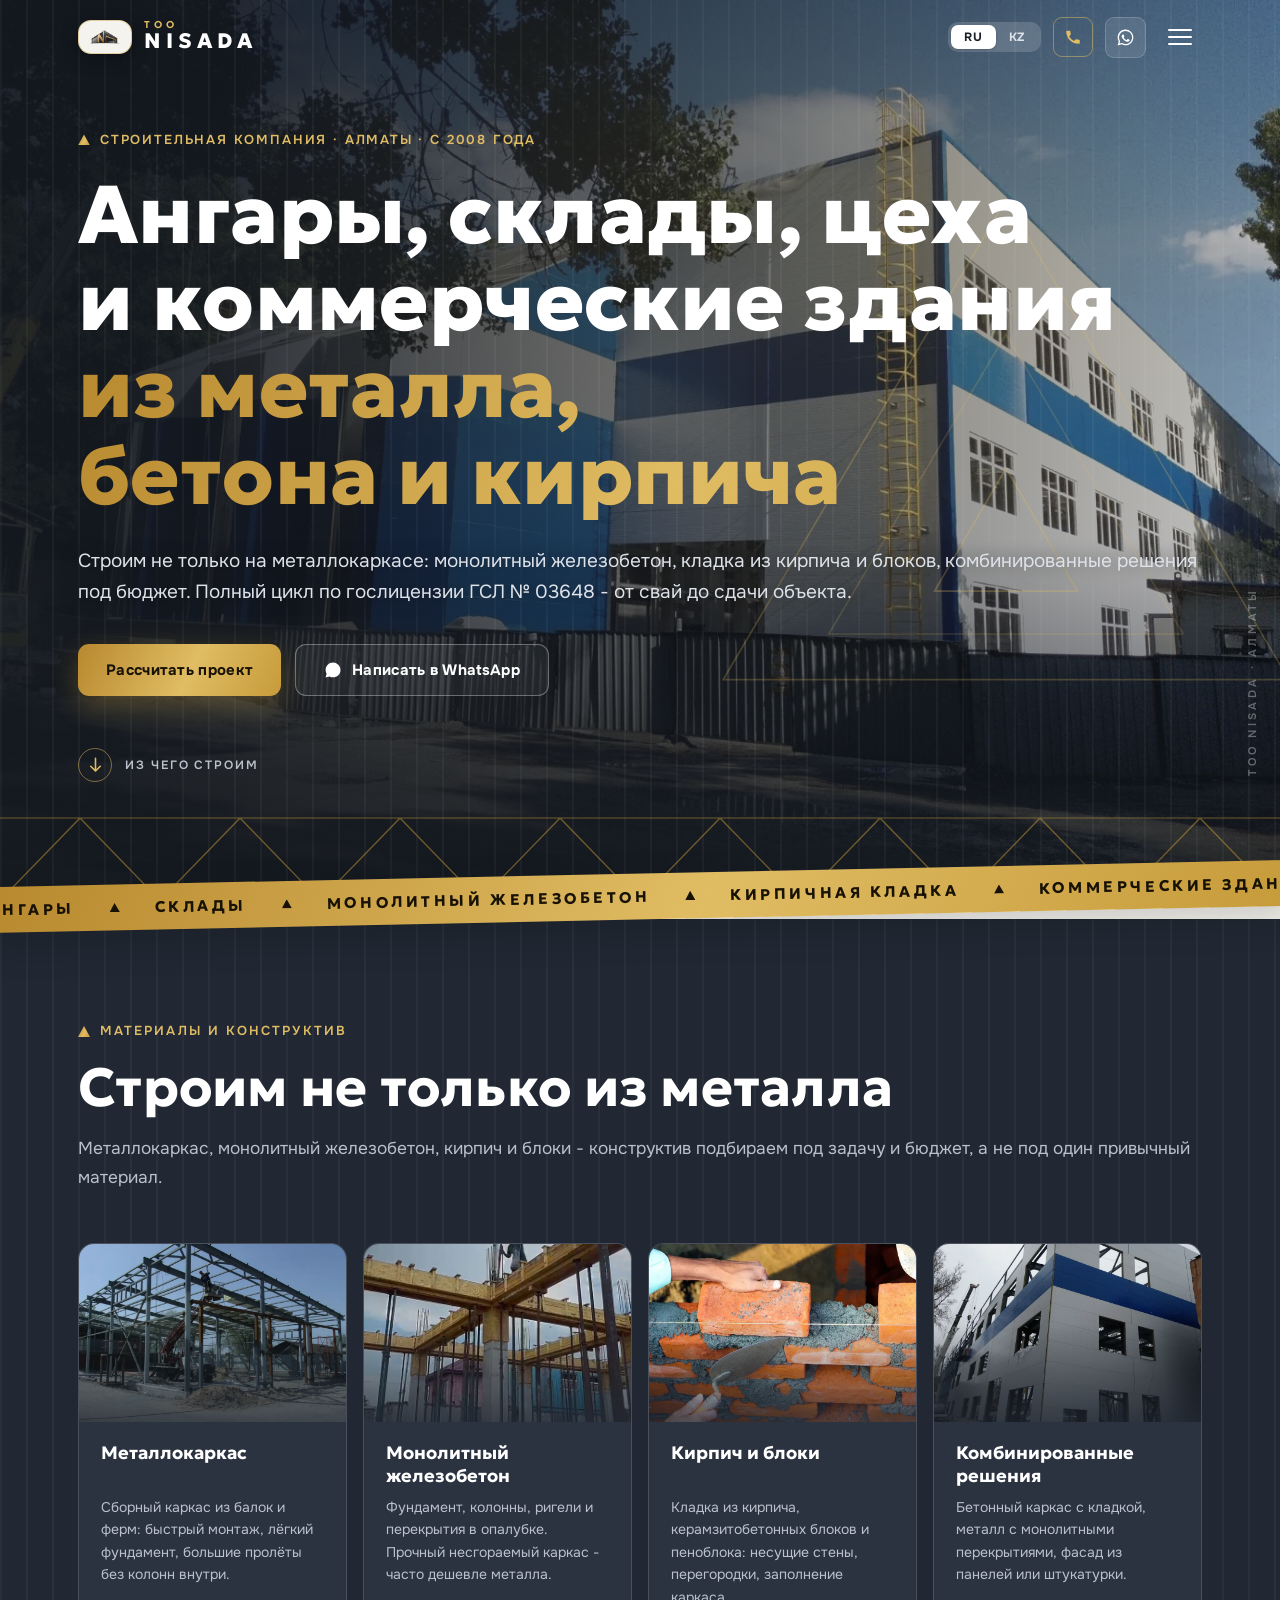
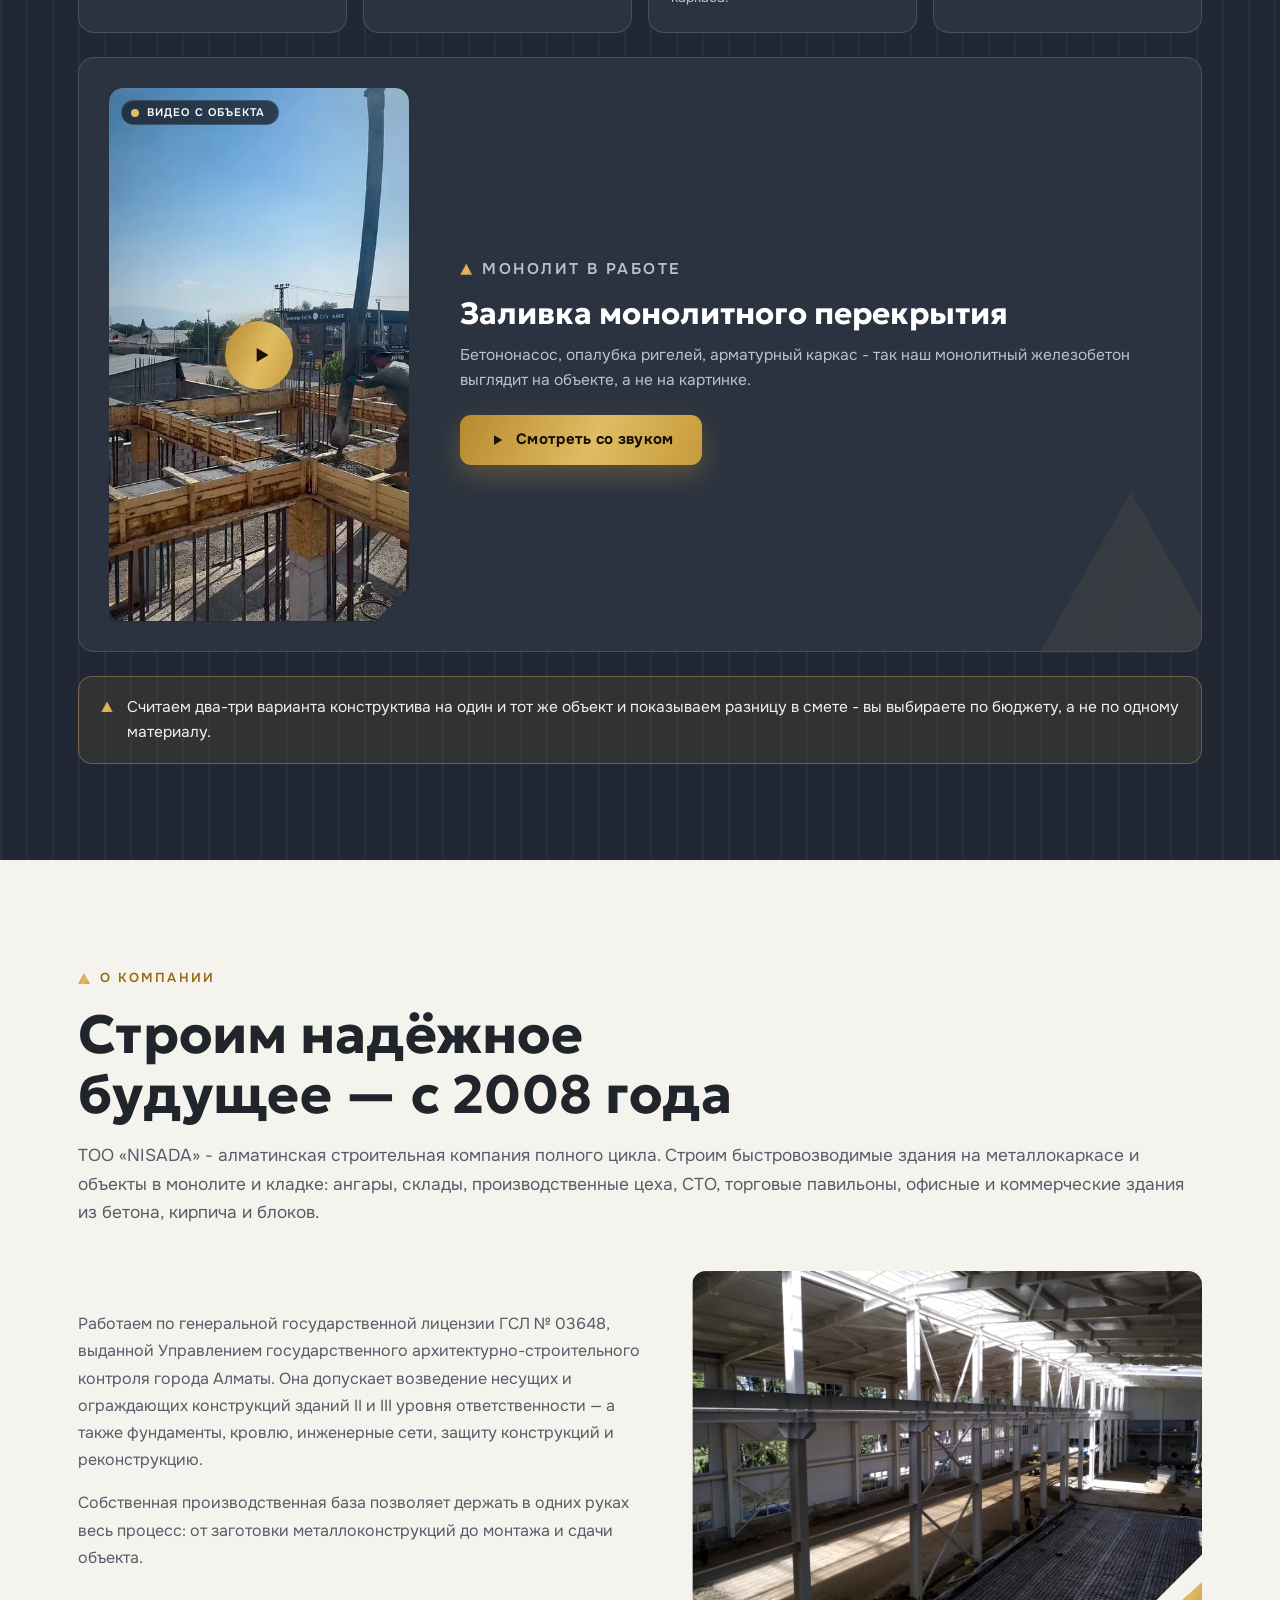
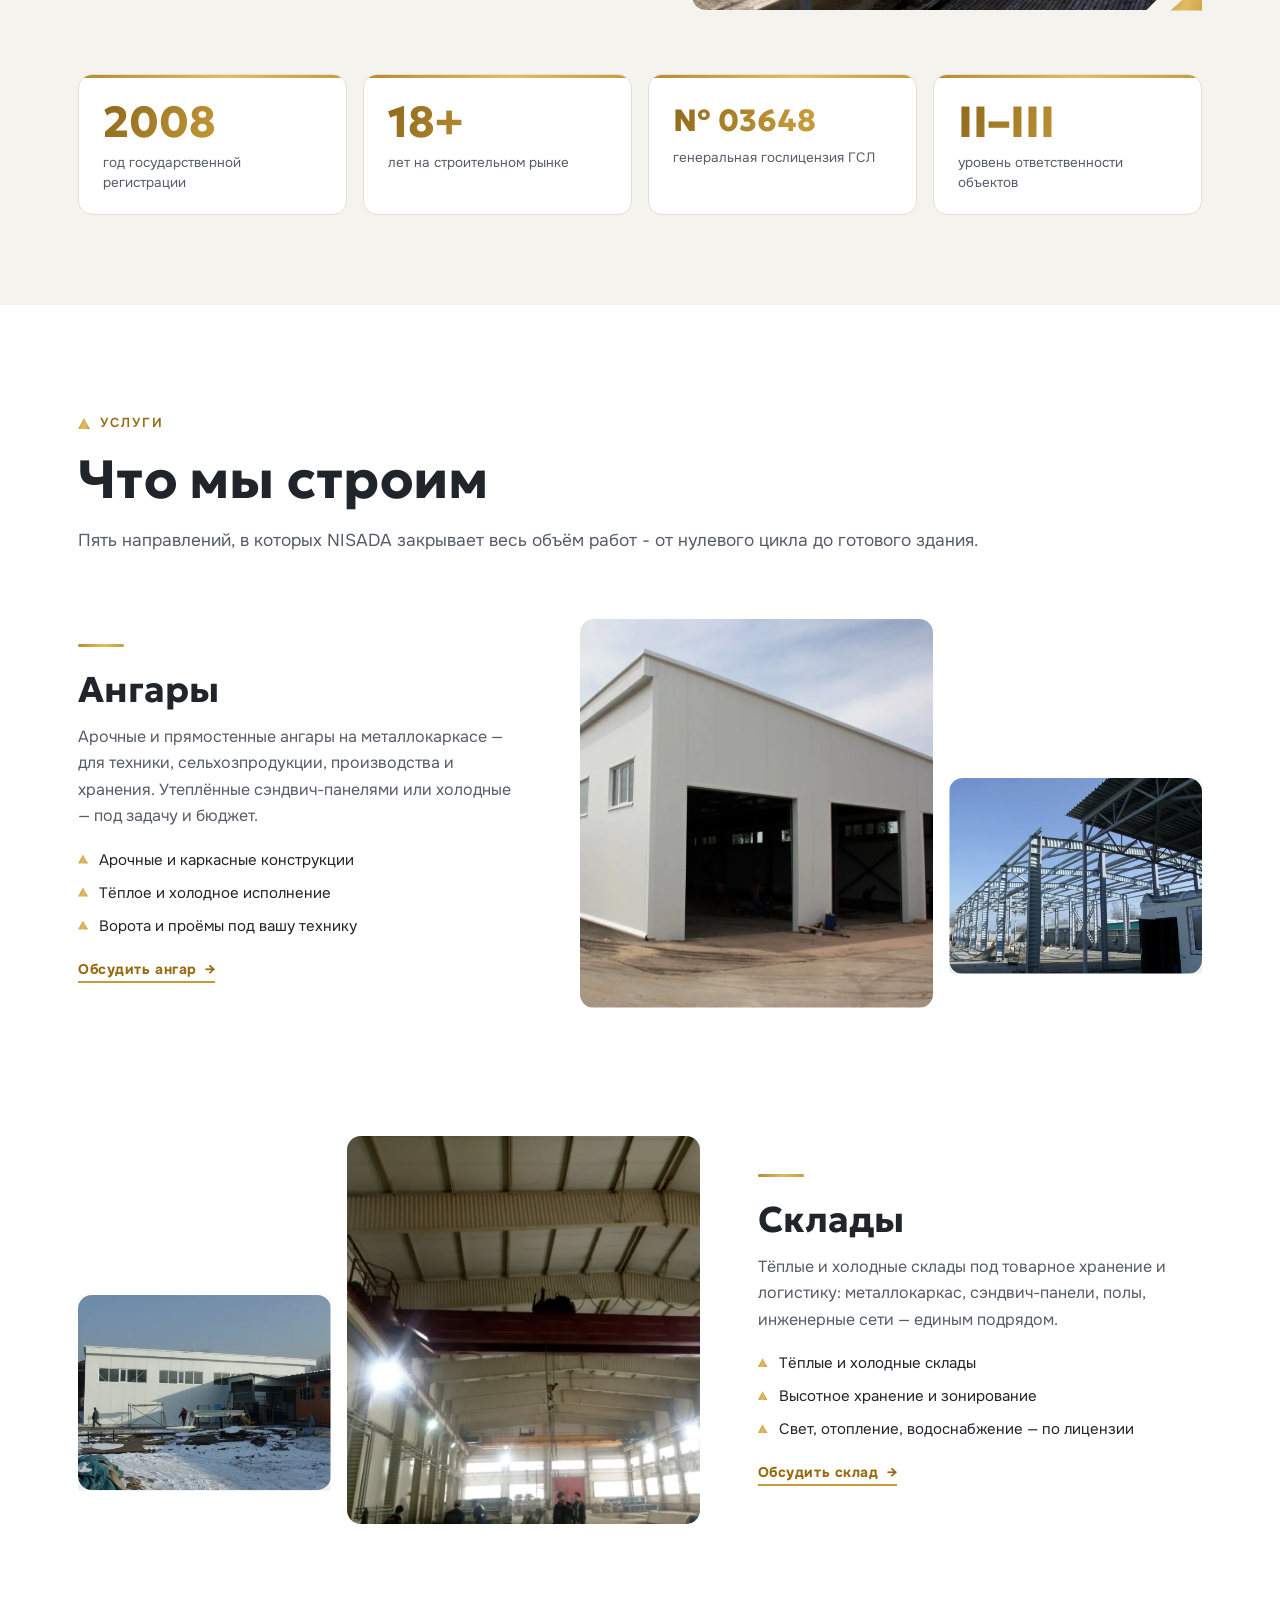
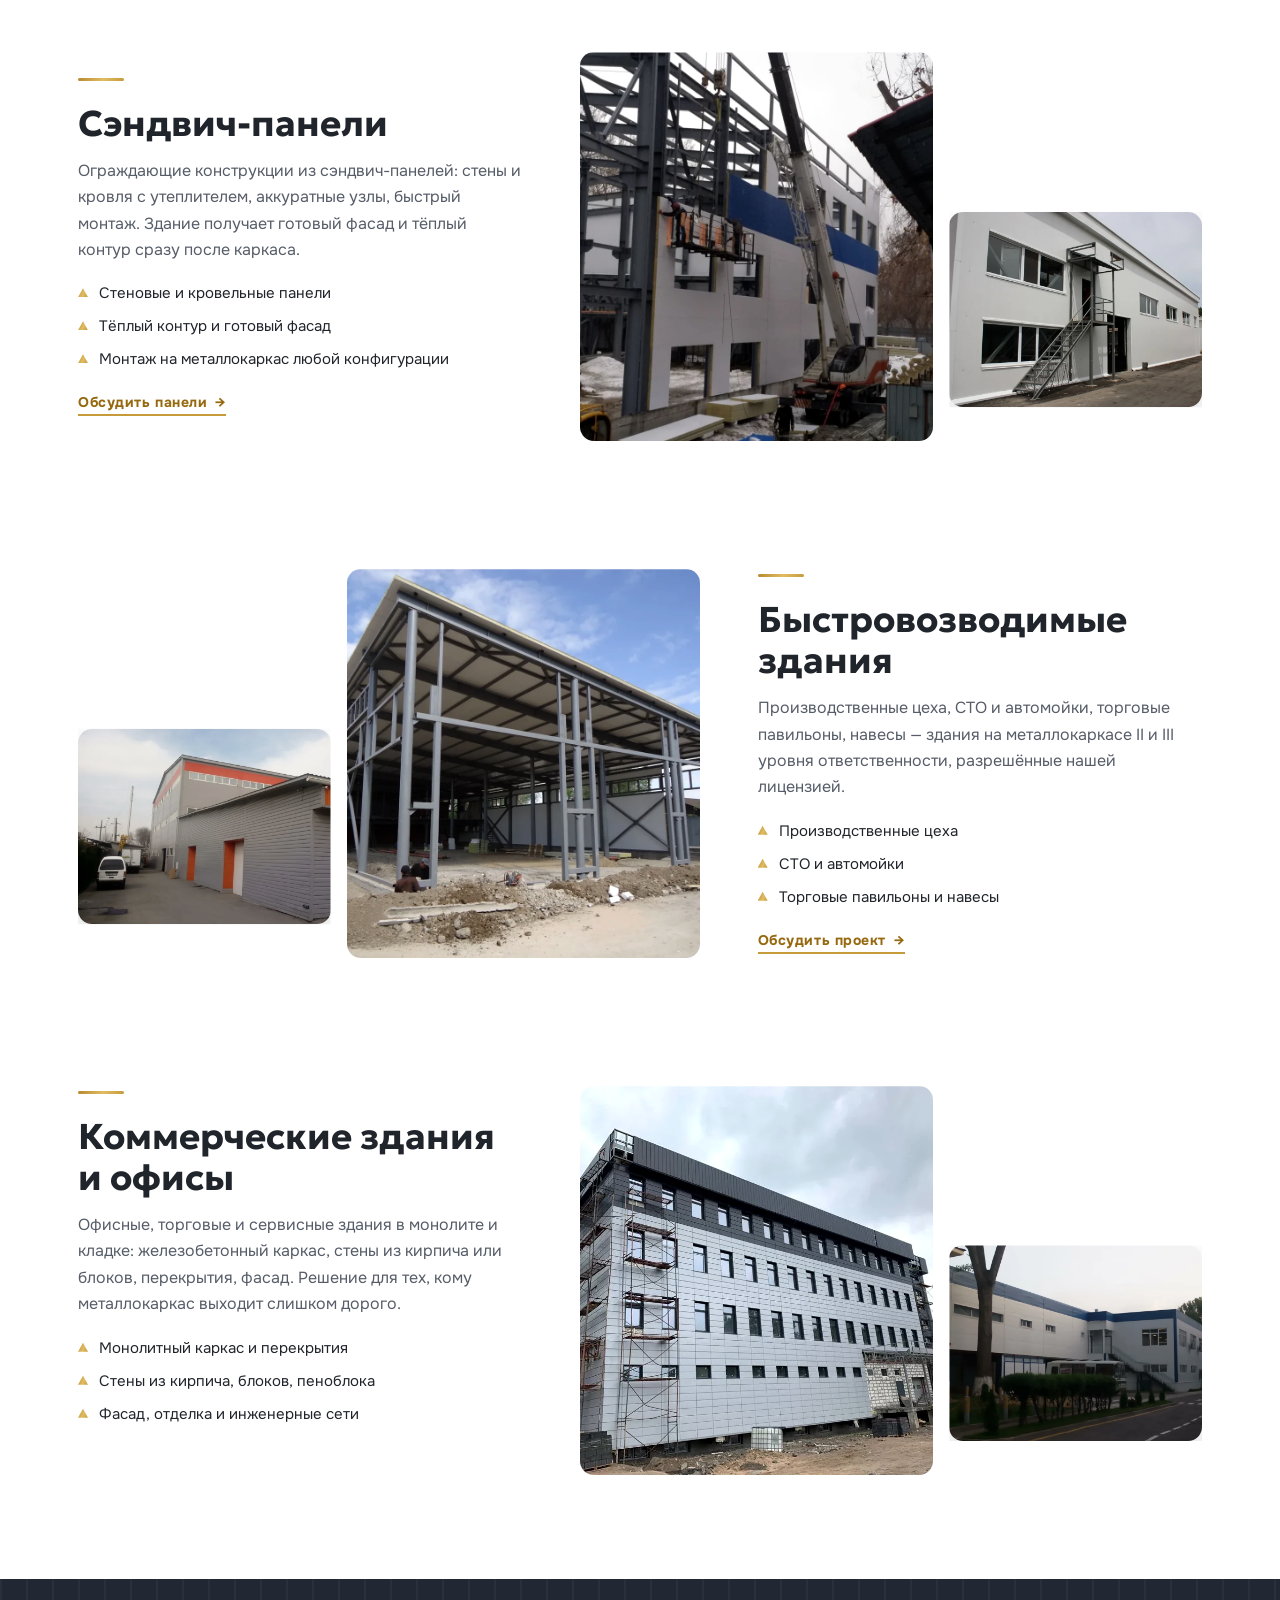
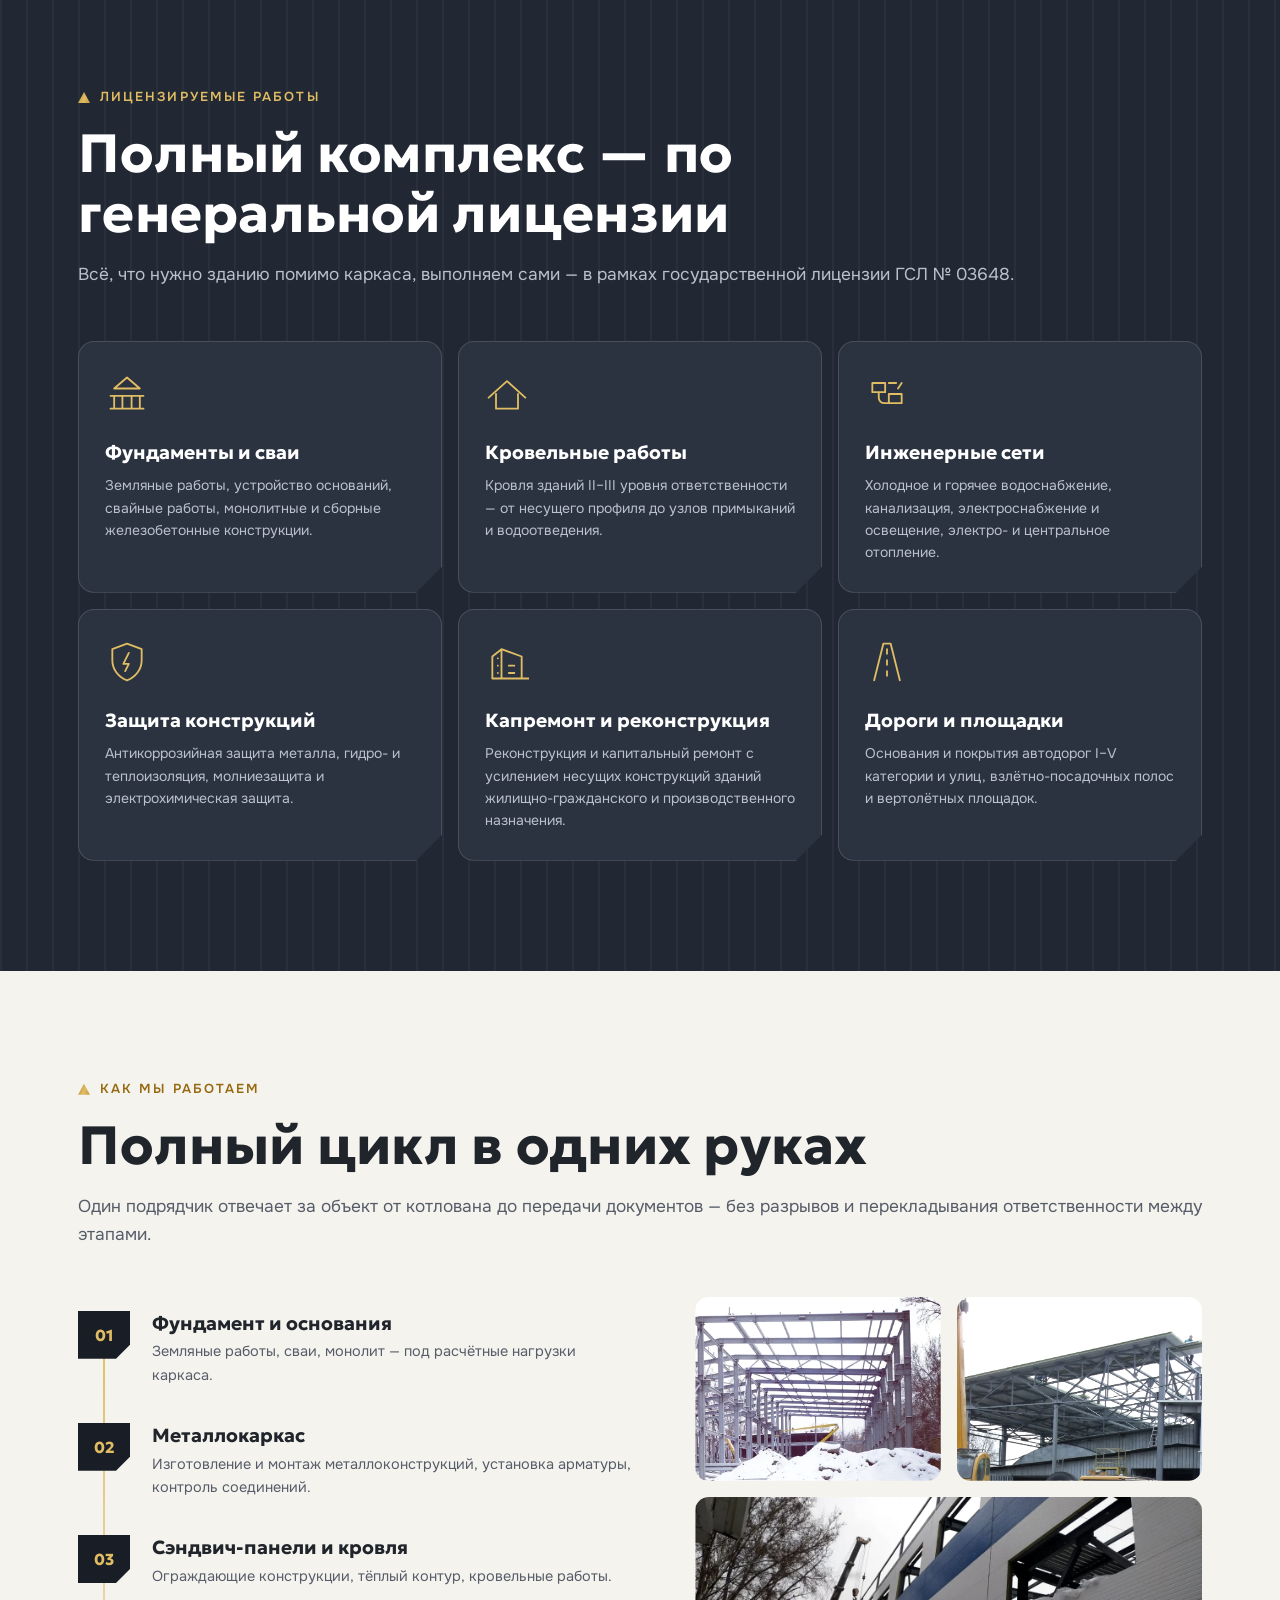
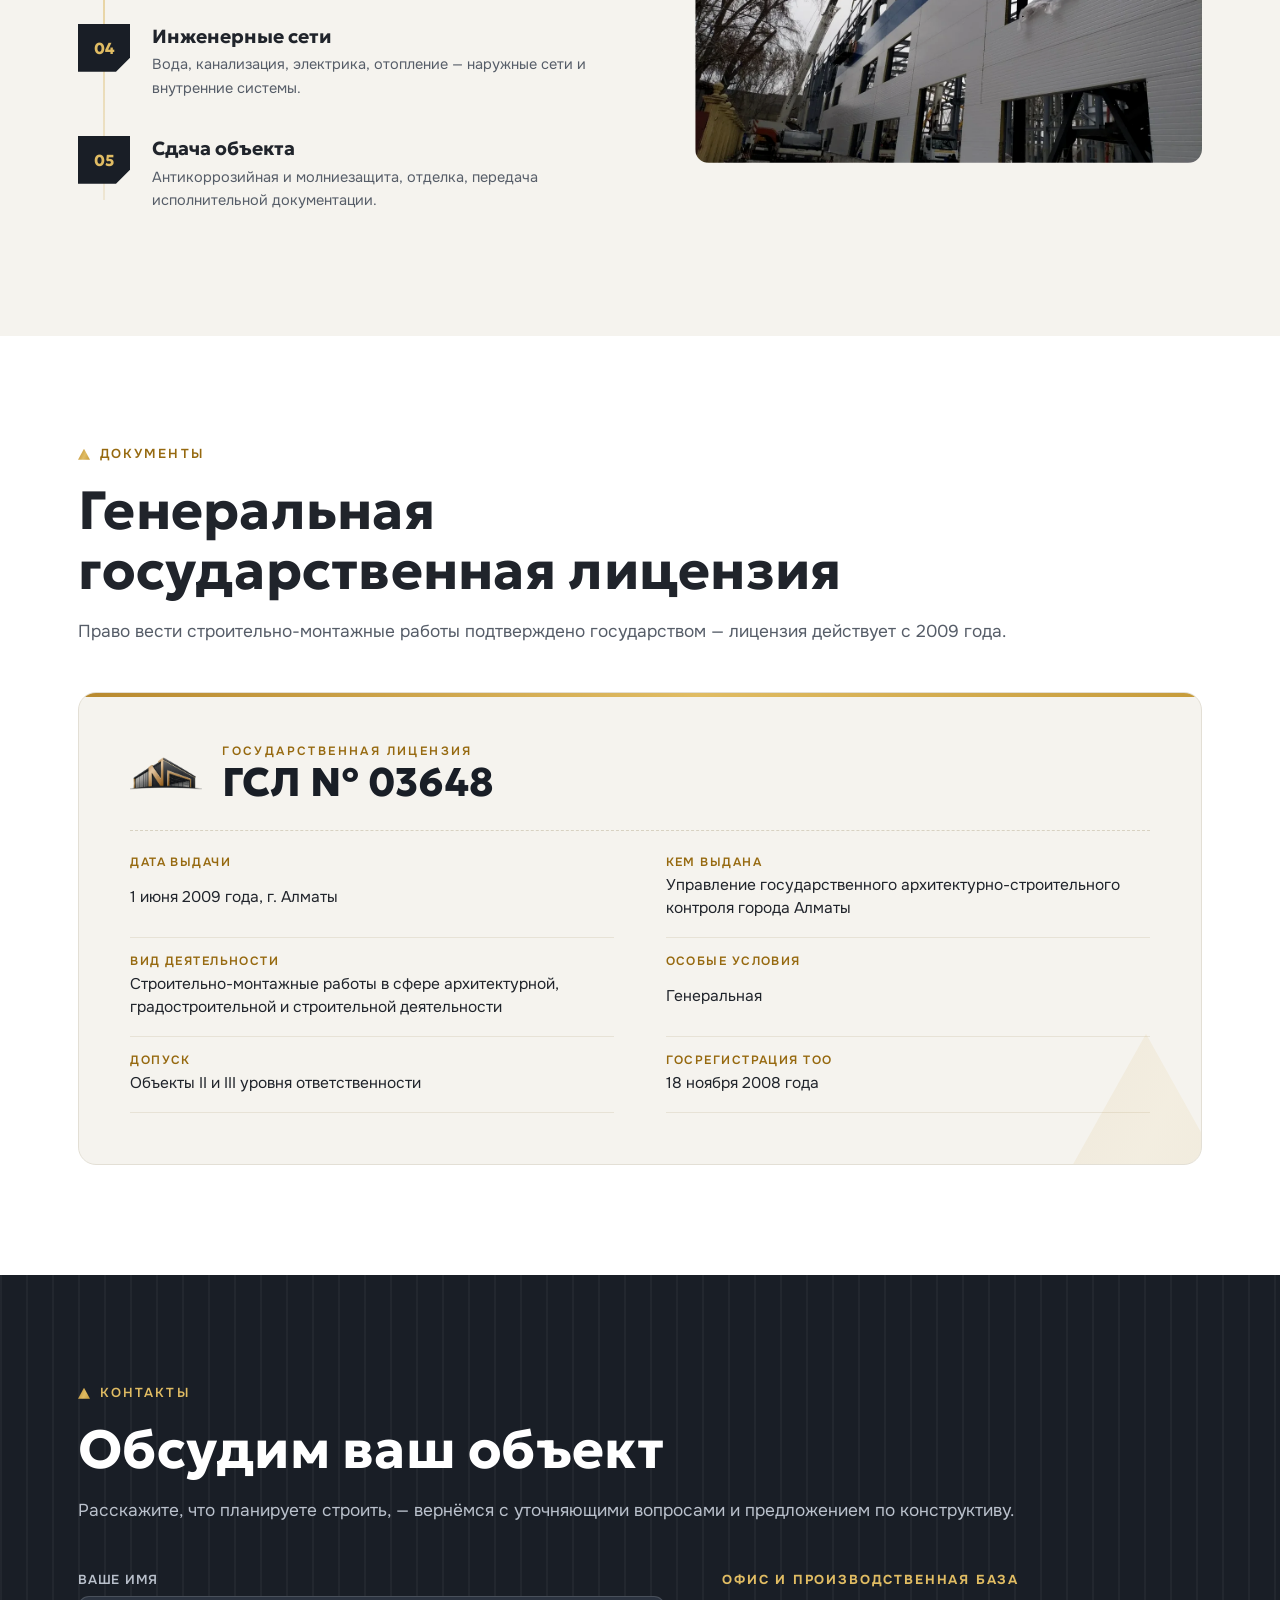
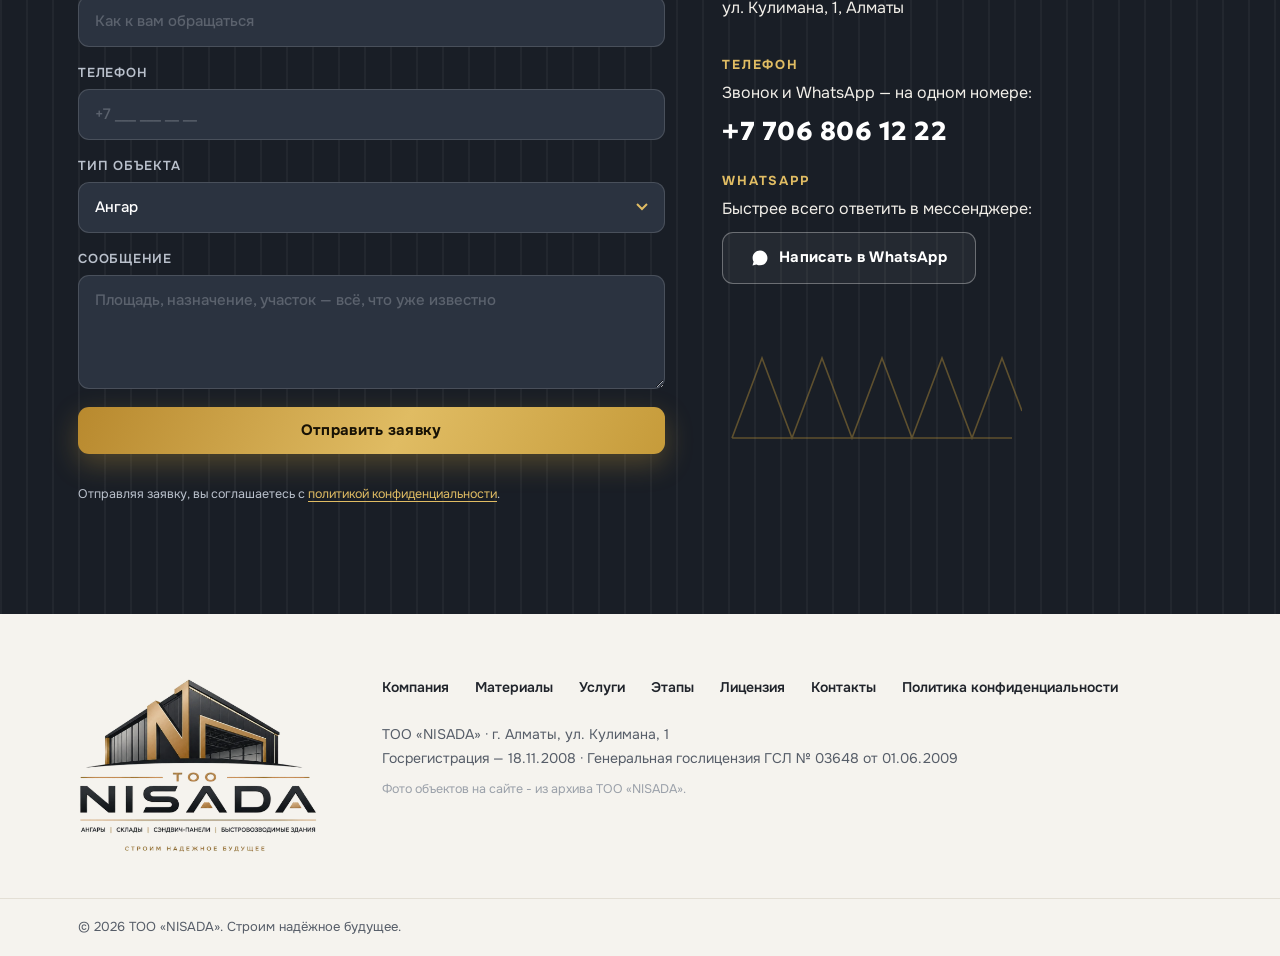
<file: index.html>
<!DOCTYPE html>
<html lang="ru">
<head>
<meta charset="UTF-8">
<meta name="viewport" content="width=device-width, initial-scale=1.0">
<title>NISADA - строительство зданий в Алматы: металл, монолит, кирпич</title>
<meta name="description" content="ТОО «NISADA»: строительство ангаров, складов, цехов и коммерческих зданий в Алматы. Металлокаркас, монолитный железобетон, кладка из кирпича и блоков. Полный цикл по гослицензии ГСЛ № 03648, на рынке с 2008 года.">
<meta name="theme-color" content="#191E26">
<link rel="canonical" href="https://nisada.kz/">
<link rel="alternate" hreflang="ru" href="https://nisada.kz/">
<link rel="alternate" hreflang="x-default" href="https://nisada.kz/">
<meta property="og:type" content="website">
<meta property="og:locale" content="ru_RU">
<meta property="og:title" content="NISADA - строительство зданий в Алматы: металл, монолит, кирпич">
<meta property="og:description" content="Строим не только на металлокаркасе: монолитный железобетон, кирпич и блоки, комбинированные решения под бюджет. Полный цикл - от свай до сдачи объекта. Гослицензия ГСЛ № 03648, с 2008 года.">
<meta property="og:url" content="https://nisada.kz/">
<meta property="og:image" content="https://nisada.kz/assets/og-image.jpg">
<meta name="twitter:card" content="summary_large_image">
<link rel="icon" href="favicon.ico" sizes="48x48">
<link rel="icon" type="image/png" sizes="32x32" href="assets/favicon-32.png">
<link rel="icon" type="image/png" sizes="16x16" href="assets/favicon-16.png">
<link rel="apple-touch-icon" href="assets/apple-touch-icon.png">
<link rel="preconnect" href="https://fonts.googleapis.com">
<link rel="preconnect" href="https://fonts.gstatic.com" crossorigin>
<link href="https://fonts.googleapis.com/css2?family=Geologica:wght@300;500;600;700;800&family=Onest:wght@400;500;600;700&display=swap" rel="stylesheet">
<link rel="stylesheet" href="styles.css?v=20260914-1">
<script type="application/ld+json">
{
  "@context": "https://schema.org",
  "@type": "GeneralContractor",
  "name": "ТОО «NISADA»",
  "slogan": "Строим надёжное будущее",
  "description": "Строительство ангаров, складов, цехов и коммерческих зданий: металлокаркас, монолитный железобетон, кладка из кирпича и блоков. Полный цикл работ по генеральной государственной лицензии ГСЛ № 03648.",
  "foundingDate": "2008-11-18",
  "url": "https://nisada.kz/",
  "image": "https://nisada.kz/assets/og-image.jpg",
  "address": {
    "@type": "PostalAddress",
    "streetAddress": "ул. Кулимана, 1",
    "addressLocality": "Алматы",
    "addressCountry": "KZ"
  },
  "areaServed": "Алматы и Алматинская область",
  "knowsAbout": ["ангары", "склады", "сэндвич-панели", "быстровозводимые здания", "металлокаркас", "монолитный железобетон", "кирпичная кладка", "коммерческие здания", "офисные здания"]
}
</script>
<!-- Google tag (gtag.js) - Google Ads AW-18442003771 -->
<script async src="https://www.googletagmanager.com/gtag/js?id=AW-18442003771"></script>
<script>
  window.dataLayer = window.dataLayer || [];
  function gtag(){dataLayer.push(arguments);}
  gtag('js', new Date());
  gtag('config', 'AW-18442003771');

  /* Конверсия «Интерактивные номера телефонов». Сниппет Google возвращает false и
     уводит на url в event_callback; у нас ссылки tel: обрабатываются слушателем в
     script.js без preventDefault - переход к звонку не должен ждать ответа Google. */
  function gtag_report_conversion(url) {
    var callback = function () {
      if (typeof(url) != 'undefined') { window.location = url; }
    };
    gtag('event', 'conversion', {
      'send_to': 'AW-18442003771/rVHuCJO5hPMcELvK6tlE',
      'value': 1.0,
      'currency': 'USD',
      'event_callback': callback
    });
    return false;
  }
</script>
</head>
<body>

<div class="progress" aria-hidden="true"><span id="progressBar"></span></div>

<header class="hdr" id="hdr">
  <div class="hdr-in">
    <a class="brand" href="#glavnaya" aria-label="NISADA — на главную">
      <img src="assets/logo-mark.webp" alt="Знак NISADA — здание ангара" width="760" height="346">
      <span class="brand-t"><i data-i18n="brand.too">ТОО</i><b>NISADA</b></span>
    </a>
    <nav class="nav" id="nav" aria-label="Основная навигация">
      <a href="#o-kompanii" data-i18n="nav.company">Компания</a>
      <a href="#materialy" data-i18n="nav.materials">Материалы</a>
      <a href="#uslugi" data-i18n="nav.services">Услуги</a>
      <a href="#etapy" data-i18n="nav.stages">Этапы</a>
      <a href="#licenziya" data-i18n="nav.license">Лицензия</a>
      <a href="#kontakty" data-i18n="nav.contacts">Контакты</a>
      <a href="#kontakty" class="nav-cta" data-i18n="nav.cta">Оставить заявку</a>
    </nav>
    <div class="hdr-right">
      <div class="lang" role="group" aria-label="Язык сайта">
        <button type="button" data-lang="ru" class="is-active" aria-pressed="true" lang="ru">RU</button>
        <button type="button" data-lang="kk" aria-pressed="false">KZ</button>
      </div>
      <a class="tel-btn" href="tel:+77068061222" aria-label="Позвонить +7 706 806 12 22" data-i18n-aria="ct.telaria">
        <svg viewBox="0 0 24 24" width="18" height="18" aria-hidden="true"><path fill="currentColor" d="M6.62 10.79a15.05 15.05 0 0 0 6.59 6.59l2.2-2.2a1 1 0 0 1 1.02-.24c1.12.37 2.33.57 3.57.57a1 1 0 0 1 1 1V20a1 1 0 0 1-1 1C10.4 21 3 13.6 3 4.5a1 1 0 0 1 1-1h3.5a1 1 0 0 1 1 1c0 1.24.2 2.45.57 3.57a1 1 0 0 1-.25 1.02l-2.2 2.2Z"/></svg>
        <span>+7 706 806 12 22</span>
      </a>
      <a class="wa-btn" href="#" data-wa aria-label="Написать в WhatsApp">
        <svg viewBox="0 0 24 24" width="19" height="19" aria-hidden="true"><path fill="currentColor" d="M12.04 2c-5.46 0-9.9 4.44-9.9 9.9 0 1.75.46 3.45 1.33 4.95L2 22l5.3-1.39a9.87 9.87 0 0 0 4.74 1.21h.01c5.45 0 9.89-4.44 9.89-9.9 0-2.64-1.03-5.13-2.9-7A9.82 9.82 0 0 0 12.04 2m0 1.67c2.2 0 4.27.86 5.82 2.42a8.18 8.18 0 0 1 2.41 5.83c0 4.54-3.7 8.23-8.24 8.23a8.2 8.2 0 0 1-4.19-1.15l-.3-.18-3.12.82.83-3.04-.2-.31a8.2 8.2 0 0 1-1.26-4.38c.01-4.54 3.7-8.24 8.25-8.24m-3.35 4.4c-.17 0-.43.06-.66.31-.22.25-.87.85-.87 2.07 0 1.22.89 2.4 1.01 2.56.12.17 1.75 2.67 4.23 3.74.59.26 1.05.41 1.41.52.59.19 1.13.16 1.56.1.48-.07 1.46-.6 1.67-1.18.2-.58.2-1.07.14-1.18-.06-.1-.22-.16-.47-.28-.25-.13-1.47-.72-1.69-.81-.23-.08-.39-.12-.56.13-.16.25-.64.8-.78.97-.15.17-.29.19-.53.06-.25-.12-1.05-.38-1.99-1.23a7.4 7.4 0 0 1-1.38-1.72c-.14-.25-.02-.38.11-.51.11-.11.25-.29.37-.43.13-.15.17-.25.25-.42.08-.16.04-.31-.02-.43-.06-.13-.55-1.35-.77-1.84-.2-.48-.4-.42-.56-.42h-.47Z"/></svg>
        <span>WhatsApp</span>
      </a>
      <button class="burger" id="burger" type="button" aria-expanded="false" aria-controls="nav" aria-label="Открыть меню" data-i18n-aria="nav.open">
        <span></span><span></span><span></span>
      </button>
    </div>
  </div>
</header>

<main id="main">

  <!-- HERO -->
  <section class="hero" id="glavnaya">
    <div class="hero-bg" aria-hidden="true">
      <picture>
        <source media="(max-width:760px)" srcset="assets/hero-obekt-m.webp" width="675" height="1200">
        <img src="assets/hero-obekt.webp" alt="" width="1600" height="1000" fetchpriority="high" decoding="async">
      </picture>
    </div>
    <div class="hero-rib" aria-hidden="true"></div>
    <svg class="hero-mark" viewBox="0 0 420 360" fill="none" aria-hidden="true">
      <path class="hm-l" d="M210 12 L408 348 L12 348 Z"/>
      <path class="hm-l hm-2" d="M210 106 L334 316 L86 316 Z"/>
      <path class="hm-l hm-3" d="M210 200 L260 286 L160 286 Z"/>
    </svg>
    <div class="wrap hero-in">
      <p class="hero-over reveal"><span class="tri" aria-hidden="true"></span><span data-i18n="hero.over">Строительная компания · Алматы · с 2008 года</span></p>
      <h1 class="hero-h1">
        <span class="h1-line"><span class="h1-inner reveal-line" data-i18n="hero.h1a">Ангары, склады, цеха</span></span>
        <span class="h1-line"><span class="h1-inner reveal-line d1" data-i18n="hero.h1b">и коммерческие здания</span></span>
        <span class="h1-line"><span class="h1-inner reveal-line d2 gold" data-i18n="hero.h1c">из металла, бетона и кирпича</span></span>
      </h1>
      <p class="hero-lead reveal d2" data-i18n="hero.lead">Строим не только на металлокаркасе: монолитный железобетон, кладка из кирпича и блоков, комбинированные решения под бюджет. Полный цикл по гослицензии ГСЛ № 03648 - от свай до сдачи объекта.</p>
      <div class="hero-cta reveal d3">
        <a class="btn btn-gold" href="#kontakty" data-i18n="hero.cta1">Рассчитать проект</a>
        <a class="btn btn-line" href="#" data-wa>
          <svg viewBox="0 0 24 24" width="18" height="18" aria-hidden="true"><path fill="currentColor" d="M12.04 2c-5.46 0-9.9 4.44-9.9 9.9 0 1.75.46 3.45 1.33 4.95L2 22l5.3-1.39a9.87 9.87 0 0 0 4.74 1.21h.01c5.45 0 9.89-4.44 9.89-9.9 0-2.64-1.03-5.13-2.9-7A9.82 9.82 0 0 0 12.04 2Z"/></svg>
          <span data-i18n="hero.cta2">Написать в WhatsApp</span>
        </a>
      </div>
      <a class="hero-scroll reveal d4" href="#materialy">
        <span class="hs-arrow" aria-hidden="true"><svg viewBox="0 0 16 24" fill="none"><path d="M8 3v16M2 13l6 6 6-6" stroke="currentColor" stroke-width="2" stroke-linecap="round" stroke-linejoin="round"/></svg></span>
        <span data-i18n="hero.scroll">Из чего строим</span>
      </a>
    </div>
    <p class="hero-sign" aria-hidden="true">ТОО NISADA · Алматы</p>
    <svg class="hero-truss" viewBox="0 0 1440 120" preserveAspectRatio="none" aria-hidden="true">
      <path class="truss-line" d="M0 118 L1440 118 M0 118 L90 8 L180 118 L270 8 L360 118 L450 8 L540 118 L630 8 L720 118 L810 8 L900 118 L990 8 L1080 118 L1170 8 L1260 118 L1350 8 L1440 118 M0 8 L1440 8" fill="none"/>
    </svg>
  </section>

  <!-- MARQUEE -->
  <div class="marquee" aria-hidden="true">
    <div class="marquee-track" id="marqueeTrack">
      <span data-i18n="mq.1">АНГАРЫ</span><i class="tri"></i>
      <span data-i18n="mq.2">СКЛАДЫ</span><i class="tri"></i>
      <span data-i18n="mq.3">МОНОЛИТНЫЙ ЖЕЛЕЗОБЕТОН</span><i class="tri"></i>
      <span data-i18n="mq.4">КИРПИЧНАЯ КЛАДКА</span><i class="tri"></i>
      <span data-i18n="mq.5">КОММЕРЧЕСКИЕ ЗДАНИЯ</span><i class="tri"></i>
      <span data-i18n="mq.6">ЦЕХА</span><i class="tri"></i>
      <span data-i18n="mq.7">СЭНДВИЧ-ПАНЕЛИ</span><i class="tri"></i>
      <span data-i18n="mq.8">БЫСТРОВОЗВОДИМЫЕ ЗДАНИЯ</span><i class="tri"></i>
      <span data-i18n="mq.9">БЛОКИ И ПЕНОБЛОК</span><i class="tri"></i>
      <span data-i18n="mq.10">ОФИСЫ</span><i class="tri"></i>
      <span data-i18n="mq.11">СТО И АВТОМОЙКИ</span><i class="tri"></i>
      <span data-i18n="mq.12">НАВЕСЫ</span><i class="tri"></i>
    </div>
  </div>


  <!-- МАТЕРИАЛЫ -->
  <section class="mats" id="materialy">
    <div class="mats-rib" aria-hidden="true"></div>
    <div class="wrap">
      <p class="over over-l reveal"><span class="tri" aria-hidden="true"></span><span data-i18n="mat.over">Материалы и конструктив</span></p>
      <h2 class="reveal" data-i18n="mat.h2">Строим не только из металла</h2>
      <p class="lead reveal" data-i18n="mat.lead">Металлокаркас, монолитный железобетон, кирпич и блоки - конструктив подбираем под задачу и бюджет, а не под один привычный материал.</p>
      <div class="mats-grid">
        <article class="mcard reveal">
          <div class="mcard-img"><img src="assets/mat-metall-karkas.webp" alt="Монтаж металлокаркаса производственного здания - объект NISADA" width="900" height="600" loading="lazy" decoding="async"></div>
          <div class="mcard-b">
            <h3 data-i18n="m1.t">Металлокаркас</h3>
            <p data-i18n="m1.d">Сборный каркас из балок и ферм: быстрый монтаж, лёгкий фундамент, большие пролёты без колонн внутри.</p>
          </div>
        </article>
        <article class="mcard reveal d1">
          <div class="mcard-img"><img src="assets/mat-monolit-zalivka.webp" alt="Опалубка монолитных ригелей и колонн на объекте NISADA" width="576" height="384" loading="lazy" decoding="async"></div>
          <div class="mcard-b">
            <h3 data-i18n="m2.t">Монолитный железобетон</h3>
            <p data-i18n="m2.d">Фундамент, колонны, ригели и перекрытия в опалубке. Прочный несгораемый каркас - часто дешевле металла.</p>
          </div>
        </article>
        <article class="mcard reveal d2">
          <div class="mcard-img"><img src="assets/mat-kladka.webp" alt="Кладка стены из кирпича на растворе" width="900" height="600" loading="lazy" decoding="async"></div>
          <div class="mcard-b">
            <h3 data-i18n="m3.t">Кирпич и блоки</h3>
            <p data-i18n="m3.d">Кладка из кирпича, керамзитобетонных блоков и пеноблока: несущие стены, перегородки, заполнение каркаса.</p>
          </div>
        </article>
        <article class="mcard reveal d3">
          <div class="mcard-img"><img src="assets/mat-kombi-fasad.webp" alt="Сэндвич-панели на металлокаркасе рядом с кирпичной стеной - комбинированное решение" width="900" height="600" loading="lazy" decoding="async"></div>
          <div class="mcard-b">
            <h3 data-i18n="m4.t">Комбинированные решения</h3>
            <p data-i18n="m4.d">Бетонный каркас с кладкой, металл с монолитными перекрытиями, фасад из панелей или штукатурки.</p>
          </div>
        </article>
      </div>
      <div class="mats-video reveal">
        <div class="mv-player" id="mvPlayer">
          <img class="mv-poster" src="assets/monolit-poster.webp" alt="Заливка монолитного перекрытия бетононасосом на объекте NISADA" width="480" height="854" loading="lazy" decoding="async">
          <video class="mv-loop" muted loop playsinline preload="none" data-src="assets/monolit-loop.mp4" aria-hidden="true" tabindex="-1"></video>
          <span class="mv-badge"><i aria-hidden="true"></i><span data-i18n="mv.badge">Видео с объекта</span></span>
          <button class="mv-play" type="button" data-mv-open aria-label="Смотреть ролик со звуком" data-i18n-aria="mv.playaria">
            <svg viewBox="0 0 24 24" width="26" height="26" aria-hidden="true"><path fill="currentColor" d="M8 5.5v13l11-6.5z"/></svg>
          </button>
        </div>
        <div class="mv-txt">
          <p class="mv-over"><span class="tri" aria-hidden="true"></span><span data-i18n="mv.over">Монолит в работе</span></p>
          <h3 data-i18n="mv.h3">Заливка монолитного перекрытия</h3>
          <p data-i18n="mv.d">Бетононасос, опалубка ригелей, арматурный каркас - так наш монолитный железобетон выглядит на объекте, а не на картинке.</p>
          <button class="btn btn-gold" type="button" data-mv-open>
            <svg viewBox="0 0 24 24" width="18" height="18" aria-hidden="true"><path fill="currentColor" d="M8 5.5v13l11-6.5z"/></svg>
            <span data-i18n="mv.btn">Смотреть со звуком</span>
          </button>
        </div>
      </div>
      <div class="mats-note reveal">
        <span class="tri" aria-hidden="true"></span>
        <p data-i18n="mat.note">Считаем два-три варианта конструктива на один и тот же объект и показываем разницу в смете - вы выбираете по бюджету, а не по одному материалу.</p>
      </div>
    </div>
  </section>

  <!-- О КОМПАНИИ -->
  <section class="about" id="o-kompanii">
    <div class="wrap">
      <p class="over reveal"><span class="tri" aria-hidden="true"></span><span data-i18n="about.over">О компании</span></p>
      <h2 class="reveal" data-i18n="about.h2">Строим надёжное будущее — с 2008 года</h2>
      <p class="lead reveal" data-i18n="about.lead">ТОО «NISADA» - алматинская строительная компания полного цикла. Строим быстровозводимые здания на металлокаркасе и объекты в монолите и кладке: ангары, склады, производственные цеха, СТО, торговые павильоны, офисные и коммерческие здания из бетона, кирпича и блоков.</p>
      <div class="about-grid">
        <div class="about-txt reveal">
          <p data-i18n="about.p2">Работаем по генеральной государственной лицензии ГСЛ № 03648, выданной Управлением государственного архитектурно-строительного контроля города Алматы. Она допускает возведение несущих и ограждающих конструкций зданий II и III уровня ответственности — а также фундаменты, кровлю, инженерные сети, защиту конструкций и реконструкцию.</p>
          <p data-i18n="about.p3">Собственная производственная база позволяет держать в одних руках весь процесс: от заготовки металлоконструкций до монтажа и сдачи объекта.</p>
        </div>
        <figure class="about-img reveal-img">
          <img src="assets/o-kompanii-ceh.webp" alt="Производственный корпус NISADA изнутри: белый металлокаркас, световой фонарь, армирование пола" width="1200" height="800" loading="lazy" decoding="async">
          <span class="img-tri" aria-hidden="true"></span>
        </figure>
      </div>
      <ul class="stats">
        <li class="reveal"><b class="stat-n">2008</b><span data-i18n="about.s1">год государственной регистрации</span></li>
        <li class="reveal d1"><b class="stat-n"><span id="cnt-years" data-since="2008-11-18">17</span>+</b><span data-i18n="about.s2">лет на строительном рынке</span></li>
        <li class="reveal d2"><b class="stat-n sm" data-i18n="about.s3b">№ 03648</b><span data-i18n="about.s3">генеральная гослицензия ГСЛ</span></li>
        <li class="reveal d3"><b class="stat-n">II–III</b><span data-i18n="about.s4">уровень ответственности объектов</span></li>
      </ul>
    </div>
  </section>

  <!-- УСЛУГИ -->
  <section class="svc" id="uslugi">
    <div class="wrap">
      <p class="over reveal"><span class="tri" aria-hidden="true"></span><span data-i18n="svc.over">Услуги</span></p>
      <h2 class="reveal" data-i18n="svc.h2">Что мы строим</h2>
      <p class="lead reveal" data-i18n="svc.lead">Пять направлений, в которых NISADA закрывает весь объём работ - от нулевого цикла до готового здания.</p>
    </div>

    <article class="feat" id="angary">
      <div class="wrap feat-in">
        <div class="feat-txt">
          <h3 class="reveal" data-i18n="f1.t">Ангары</h3>
          <p class="reveal" data-i18n="f1.d">Арочные и прямостенные ангары на металлокаркасе — для техники, сельхозпродукции, производства и хранения. Утеплённые сэндвич-панелями или холодные — под задачу и бюджет.</p>
          <ul class="feat-list reveal">
            <li data-i18n="f1.l1">Арочные и каркасные конструкции</li>
            <li data-i18n="f1.l2">Тёплое и холодное исполнение</li>
            <li data-i18n="f1.l3">Ворота и проёмы под вашу технику</li>
          </ul>
          <a class="feat-link reveal" href="#kontakty" data-i18n="f1.cta">Обсудить ангар</a>
        </div>
        <div class="feat-media">
          <figure class="fm-a reveal-img"><img src="assets/angar-gotovyy.webp" alt="Готовый ангар NISADA из сэндвич-панелей с двумя воротами" width="800" height="880" loading="lazy" decoding="async"></figure>
          <figure class="fm-b reveal-img"><img src="assets/angar-karkas.webp" alt="Металлокаркас ангара на этапе монтажа - объект NISADA" width="900" height="698" loading="lazy" decoding="async"></figure>
        </div>
      </div>
    </article>

    <article class="feat feat-rev" id="sklady">
      <div class="wrap feat-in">
        <div class="feat-txt">
          <h3 class="reveal" data-i18n="f2.t">Склады</h3>
          <p class="reveal" data-i18n="f2.d">Тёплые и холодные склады под товарное хранение и логистику: металлокаркас, сэндвич-панели, полы, инженерные сети — единым подрядом.</p>
          <ul class="feat-list reveal">
            <li data-i18n="f2.l1">Тёплые и холодные склады</li>
            <li data-i18n="f2.l2">Высотное хранение и зонирование</li>
            <li data-i18n="f2.l3">Свет, отопление, водоснабжение — по лицензии</li>
          </ul>
          <a class="feat-link reveal" href="#kontakty" data-i18n="f2.cta">Обсудить склад</a>
        </div>
        <div class="feat-media">
          <figure class="fm-a reveal-img"><img src="assets/sklad-interer.webp" alt="Склад NISADA изнутри: кран-балка и утеплённая кровля" width="800" height="880" loading="lazy" decoding="async"></figure>
          <figure class="fm-b reveal-img"><img src="assets/sklad-gotovyy.webp" alt="Готовый склад NISADA из сэндвич-панелей с ленточным остеклением" width="900" height="698" loading="lazy" decoding="async"></figure>
        </div>
      </div>
    </article>

    <article class="feat" id="sendvich-paneli">
      <div class="wrap feat-in">
        <div class="feat-txt">
          <h3 class="reveal" data-i18n="f3.t">Сэндвич-панели</h3>
          <p class="reveal" data-i18n="f3.d">Ограждающие конструкции из сэндвич-панелей: стены и кровля с утеплителем, аккуратные узлы, быстрый монтаж. Здание получает готовый фасад и тёплый контур сразу после каркаса.</p>
          <ul class="feat-list reveal">
            <li data-i18n="f3.l1">Стеновые и кровельные панели</li>
            <li data-i18n="f3.l2">Тёплый контур и готовый фасад</li>
            <li data-i18n="f3.l3">Монтаж на металлокаркас любой конфигурации</li>
          </ul>
          <a class="feat-link reveal" href="#kontakty" data-i18n="f3.cta">Обсудить панели</a>
        </div>
        <div class="feat-media">
          <figure class="fm-a reveal-img"><img src="assets/paneli-montazh.webp" alt="Монтаж сэндвич-панелей автокраном с люльки - объект NISADA" width="800" height="880" loading="lazy" decoding="async"></figure>
          <figure class="fm-b reveal-img"><img src="assets/paneli-fasad.webp" alt="Готовый фасад из сэндвич-панелей с наружной лестницей - объект NISADA" width="900" height="698" loading="lazy" decoding="async"></figure>
        </div>
      </div>
    </article>

    <article class="feat feat-rev" id="bystrovozvodimye">
      <div class="wrap feat-in">
        <div class="feat-txt">
          <h3 class="reveal" data-i18n="f4.t">Быстровозводимые здания</h3>
          <p class="reveal" data-i18n="f4.d">Производственные цеха, СТО и автомойки, торговые павильоны, навесы — здания на металлокаркасе II и III уровня ответственности, разрешённые нашей лицензией.</p>
          <ul class="feat-list reveal">
            <li data-i18n="f4.l1">Производственные цеха</li>
            <li data-i18n="f4.l2">СТО и автомойки</li>
            <li data-i18n="f4.l3">Торговые павильоны и навесы</li>
          </ul>
          <a class="feat-link reveal" href="#kontakty" data-i18n="f4.cta">Обсудить проект</a>
        </div>
        <div class="feat-media">
          <figure class="fm-a reveal-img"><img src="assets/bystro-karkas.webp" alt="Металлокаркас быстровозводимого здания с кровлей из сэндвич-панелей - объект NISADA" width="800" height="880" loading="lazy" decoding="async"></figure>
          <figure class="fm-b reveal-img"><img src="assets/bystro-gotovyy.webp" alt="Готовый производственный корпус NISADA с воротами и пристройкой" width="890" height="690" loading="lazy" decoding="async"></figure>
        </div>
      </div>
    </article>

    <article class="feat" id="kommercheskie">
      <div class="wrap feat-in">
        <div class="feat-txt">
          <h3 class="reveal" data-i18n="f5.t">Коммерческие здания и офисы</h3>
          <p class="reveal" data-i18n="f5.d">Офисные, торговые и сервисные здания в монолите и кладке: железобетонный каркас, стены из кирпича или блоков, перекрытия, фасад. Решение для тех, кому металлокаркас выходит слишком дорого.</p>
          <ul class="feat-list reveal">
            <li data-i18n="f5.l1">Монолитный каркас и перекрытия</li>
            <li data-i18n="f5.l2">Стены из кирпича, блоков, пеноблока</li>
            <li data-i18n="f5.l3">Фасад, отделка и инженерные сети</li>
          </ul>
          <a class="feat-link reveal" href="#kontakty" data-i18n="f5.cta">Обсудить здание</a>
        </div>
        <div class="feat-media">
          <figure class="fm-a reveal-img"><img src="assets/komm-ofis.webp" alt="Четырёхэтажное офисное здание в монолите и блоках с композитным фасадом - объект NISADA" width="698" height="768" loading="lazy" decoding="async"></figure>
          <figure class="fm-b reveal-img"><img src="assets/komm-admin.webp" alt="Готовое административное здание NISADA с благоустроенной территорией" width="900" height="698" loading="lazy" decoding="async"></figure>
        </div>
      </div>
    </article>
  </section>

  <!-- РАБОТЫ ПО ЛИЦЕНЗИИ -->
  <section class="works" id="raboty">
    <div class="works-rib" aria-hidden="true"></div>
    <div class="wrap">
      <p class="over over-l reveal"><span class="tri" aria-hidden="true"></span><span data-i18n="works.over">Лицензируемые работы</span></p>
      <h2 class="reveal" data-i18n="works.h2">Полный комплекс — по генеральной лицензии</h2>
      <p class="lead reveal" data-i18n="works.lead">Всё, что нужно зданию помимо каркаса, выполняем сами — в рамках государственной лицензии ГСЛ № 03648.</p>
      <div class="works-grid">
        <article class="wcard reveal" id="fundamenty">
          <svg class="wico" viewBox="0 0 48 48" aria-hidden="true"><path d="M6 40h36M10 40V26m9 14V26m10 14V26m9 14V26M6 26h36M24 6l14 12H10L24 6Z"/></svg>
          <h3 data-i18n="w1.t">Фундаменты и сваи</h3>
          <p data-i18n="w1.d">Земляные работы, устройство оснований, свайные работы, монолитные и сборные железобетонные конструкции.</p>
        </article>
        <article class="wcard reveal d1" id="krovlya">
          <svg class="wico" viewBox="0 0 48 48" aria-hidden="true"><path d="M4 28 24 10l20 18M12 24v16h24V24M12 40h24"/></svg>
          <h3 data-i18n="w2.t">Кровельные работы</h3>
          <p data-i18n="w2.d">Кровля зданий II–III уровня ответственности — от несущего профиля до узлов примыканий и водоотведения.</p>
        </article>
        <article class="wcard reveal d2" id="inzhenernye-seti">
          <svg class="wico" viewBox="0 0 48 48" aria-hidden="true"><path d="M8 12h14v10H8zM26 34h14v-10H26zM15 22v6a6 6 0 0 0 6 6h5M26 12h8M40 12l-4 6"/></svg>
          <h3 data-i18n="w3.t">Инженерные сети</h3>
          <p data-i18n="w3.d">Холодное и горячее водоснабжение, канализация, электроснабжение и освещение, электро- и центральное отопление.</p>
        </article>
        <article class="wcard reveal" id="zashchita">
          <svg class="wico" viewBox="0 0 48 48" aria-hidden="true"><path d="M24 4 8 10v12c0 10 6.6 18.6 16 22 9.4-3.4 16-12 16-22V10L24 4Zm2 10-6 12h6l-4 8"/></svg>
          <h3 data-i18n="w4.t">Защита конструкций</h3>
          <p data-i18n="w4.d">Антикоррозийная защита металла, гидро- и теплоизоляция, молниезащита и электрохимическая защита.</p>
        </article>
        <article class="wcard reveal d1" id="rekonstrukciya">
          <svg class="wico" viewBox="0 0 48 48" aria-hidden="true"><path d="M8 42V18l10-8v32m0-32 22 8v24M8 42h40M26 28h6m-6 8h6M14 20h.01M14 28h.01M14 36h.01"/></svg>
          <h3 data-i18n="w5.t">Капремонт и реконструкция</h3>
          <p data-i18n="w5.d">Реконструкция и капитальный ремонт с усилением несущих конструкций зданий жилищно-гражданского и производственного назначения.</p>
        </article>
        <article class="wcard reveal d2" id="dorogi">
          <svg class="wico" viewBox="0 0 48 48" aria-hidden="true"><path d="M10 44 20 4h8l10 40M24 10v5m0 7v5m0 7v5"/></svg>
          <h3 data-i18n="w6.t">Дороги и площадки</h3>
          <p data-i18n="w6.d">Основания и покрытия автодорог I–V категории и улиц, взлётно-посадочных полос и вертолётных площадок.</p>
        </article>
      </div>
    </div>
  </section>

  <!-- ЭТАПЫ -->
  <section class="stages" id="etapy">
    <div class="wrap">
      <p class="over reveal"><span class="tri" aria-hidden="true"></span><span data-i18n="st.over">Как мы работаем</span></p>
      <h2 class="reveal" data-i18n="st.h2">Полный цикл в одних руках</h2>
      <p class="lead reveal" data-i18n="st.lead">Один подрядчик отвечает за объект от котлована до передачи документов — без разрывов и перекладывания ответственности между этапами.</p>
      <div class="stages-grid">
        <ol class="steps">
          <li class="reveal"><b>01</b><div><h3 data-i18n="st.1t">Фундамент и основания</h3><p data-i18n="st.1d">Земляные работы, сваи, монолит — под расчётные нагрузки каркаса.</p></div></li>
          <li class="reveal d1"><b>02</b><div><h3 data-i18n="st.2t">Металлокаркас</h3><p data-i18n="st.2d">Изготовление и монтаж металлоконструкций, установка арматуры, контроль соединений.</p></div></li>
          <li class="reveal d2"><b>03</b><div><h3 data-i18n="st.3t">Сэндвич-панели и кровля</h3><p data-i18n="st.3d">Ограждающие конструкции, тёплый контур, кровельные работы.</p></div></li>
          <li class="reveal d3"><b>04</b><div><h3 data-i18n="st.4t">Инженерные сети</h3><p data-i18n="st.4d">Вода, канализация, электрика, отопление — наружные сети и внутренние системы.</p></div></li>
          <li class="reveal d4"><b>05</b><div><h3 data-i18n="st.5t">Сдача объекта</h3><p data-i18n="st.5d">Антикоррозийная и молниезащита, отделка, передача исполнительной документации.</p></div></li>
        </ol>
        <div class="stages-media">
          <figure class="reveal-img"><img src="assets/etap-karkas.webp" alt="Смонтированный металлокаркас здания зимой - объект NISADA" width="760" height="570" loading="lazy" decoding="async"></figure>
          <figure class="reveal-img"><img src="assets/etap-naves.webp" alt="Монтаж навеса на металлокаркасе автокраном - объект NISADA" width="780" height="585" loading="lazy" decoding="async"></figure>
          <figure class="reveal-img tall"><img src="assets/etap-montazh.webp" alt="Монтаж сэндвич-панелей на фасад производственного здания - объект NISADA" width="1200" height="630" loading="lazy" decoding="async"></figure>
        </div>
      </div>
    </div>
  </section>

  <!-- ЛИЦЕНЗИЯ -->
  <section class="lic" id="licenziya">
    <div class="wrap">
      <p class="over reveal"><span class="tri" aria-hidden="true"></span><span data-i18n="lic.over">Документы</span></p>
      <h2 class="reveal" data-i18n="lic.h2">Генеральная государственная лицензия</h2>
      <p class="lead reveal" data-i18n="lic.lead">Право вести строительно-монтажные работы подтверждено государством — лицензия действует с 2009 года.</p>
      <div class="lic-card reveal">
        <div class="lic-head">
          <span class="lic-emblem" aria-hidden="true"><img src="assets/logo-mark.webp" alt="" width="760" height="346" loading="lazy" decoding="async"></span>
          <div>
            <p class="lic-kicker" data-i18n="lic.kicker">Государственная лицензия</p>
            <p class="lic-num">ГСЛ № 03648</p>
          </div>
        </div>
        <dl class="lic-rows">
          <div><dt data-i18n="lic.r1l">Дата выдачи</dt><dd data-i18n="lic.r1v">1 июня 2009 года, г. Алматы</dd></div>
          <div><dt data-i18n="lic.r2l">Кем выдана</dt><dd data-i18n="lic.r2v">Управление государственного архитектурно-строительного контроля города Алматы</dd></div>
          <div><dt data-i18n="lic.r3l">Вид деятельности</dt><dd data-i18n="lic.r3v">Строительно-монтажные работы в сфере архитектурной, градостроительной и строительной деятельности</dd></div>
          <div><dt data-i18n="lic.r4l">Особые условия</dt><dd data-i18n="lic.r4v">Генеральная</dd></div>
          <div><dt data-i18n="lic.r5l">Допуск</dt><dd data-i18n="lic.r5v">Объекты II и III уровня ответственности</dd></div>
          <div><dt data-i18n="lic.r6l">Госрегистрация ТОО</dt><dd data-i18n="lic.r6v">18 ноября 2008 года</dd></div>
        </dl>
      </div>
    </div>
  </section>

  <!-- КОНТАКТЫ -->
  <section class="ct" id="kontakty">
    <div class="ct-rib" aria-hidden="true"></div>
    <div class="wrap">
      <p class="over over-l reveal"><span class="tri" aria-hidden="true"></span><span data-i18n="ct.over">Контакты</span></p>
      <h2 class="reveal" data-i18n="ct.h2">Обсудим ваш объект</h2>
      <p class="lead reveal" data-i18n="ct.lead">Расскажите, что планируете строить, — вернёмся с уточняющими вопросами и предложением по конструктиву.</p>
      <div class="ct-grid">
        <form class="form reveal" id="leadForm" novalidate>
          <div class="field">
            <label for="fName" data-i18n="ct.name">Ваше имя</label>
            <input id="fName" name="name" type="text" autocomplete="name" required data-i18n-ph="ct.nameph" placeholder="Как к вам обращаться">
            <span class="ferr" data-i18n="err.name">Укажите имя</span>
          </div>
          <div class="field">
            <label for="fPhone" data-i18n="ct.phone">Телефон</label>
            <input id="fPhone" name="phone" type="tel" inputmode="tel" autocomplete="tel" required placeholder="+7 ___ ___ __ __">
            <span class="ferr" data-i18n="err.phone">Укажите телефон в формате +7</span>
          </div>
          <div class="field">
            <label for="fType" data-i18n="ct.type">Тип объекта</label>
            <select id="fType" name="type">
              <option data-i18n="ct.o1">Ангар</option>
              <option data-i18n="ct.o2">Склад</option>
              <option data-i18n="ct.o3">Производственный цех</option>
              <option data-i18n="ct.o4">СТО или автомойка</option>
              <option data-i18n="ct.o5">Торговый павильон</option>
              <option data-i18n="ct.o7">Коммерческое здание или офис</option>
              <option data-i18n="ct.o8">Монолит, кирпич, блоки</option>
              <option data-i18n="ct.o6">Другое</option>
            </select>
          </div>
          <div class="field">
            <label for="fMsg" data-i18n="ct.msg">Сообщение</label>
            <textarea id="fMsg" name="msg" rows="4" data-i18n-ph="ct.msgph" placeholder="Площадь, назначение, участок — всё, что уже известно"></textarea>
          </div>
          <button class="btn btn-gold btn-wide" type="submit" data-i18n="ct.send">Отправить заявку</button>
          <p class="form-agree"><span data-i18n="ct.agree">Отправляя заявку, вы соглашаетесь с</span> <a href="privacy.html" data-i18n="ct.agreelink">политикой конфиденциальности</a><span data-i18n="ct.agreetail">.</span></p>
          <div class="form-ok" id="formOk" hidden>
            <b data-i18n="ct.ok1">Спасибо! Заявка принята.</b>
            <p data-i18n="ct.ok2">Мы свяжемся с вами в ближайшее время.</p>
          </div>
        </form>
        <div class="ct-info reveal">
          <div class="ct-block">
            <h3 data-i18n="ct.a1l">Офис и производственная база</h3>
            <p data-i18n="ct.a1v">ул. Кулимана, 1, Алматы</p>
          </div>
          <div class="ct-block">
            <h3 data-i18n="ct.tl">Телефон</h3>
            <p data-i18n="ct.tv">Звонок и WhatsApp — на одном номере:</p>
            <a class="ct-tel" href="tel:+77068061222">+7 706 806 12 22</a>
          </div>
          <div class="ct-block">
            <h3 data-i18n="ct.wl">WhatsApp</h3>
            <p data-i18n="ct.wv">Быстрее всего ответить в мессенджере:</p>
            <a class="btn btn-line" href="#" data-wa>
              <svg viewBox="0 0 24 24" width="18" height="18" aria-hidden="true"><path fill="currentColor" d="M12.04 2c-5.46 0-9.9 4.44-9.9 9.9 0 1.75.46 3.45 1.33 4.95L2 22l5.3-1.39a9.87 9.87 0 0 0 4.74 1.21h.01c5.45 0 9.89-4.44 9.89-9.9 0-2.64-1.03-5.13-2.9-7A9.82 9.82 0 0 0 12.04 2Z"/></svg>
              <span data-i18n="ct.wbtn">Написать в WhatsApp</span>
            </a>
          </div>
          <svg class="ct-deco" viewBox="0 0 300 130" aria-hidden="true">
            <path class="truss-line" d="M10 120h280M10 120 40 40l30 80 30-80 30 80 30-80 30 80 30-80 30 80 30-80 20 53" fill="none"/>
          </svg>
        </div>
      </div>
    </div>
  </section>
</main>

<footer class="ftr">
  <div class="wrap ftr-in">
    <div class="ftr-brand">
      <img src="assets/logo-full.webp" alt="Логотип ТОО NISADA — ангары, склады, сэндвич-панели, быстровозводимые здания" width="900" height="660" loading="lazy" decoding="async">
    </div>
    <div class="ftr-cols">
      <nav class="ftr-nav" aria-label="Навигация в подвале">
        <a href="#o-kompanii" data-i18n="nav.company">Компания</a>
        <a href="#materialy" data-i18n="nav.materials">Материалы</a>
        <a href="#uslugi" data-i18n="nav.services">Услуги</a>
        <a href="#etapy" data-i18n="nav.stages">Этапы</a>
        <a href="#licenziya" data-i18n="nav.license">Лицензия</a>
        <a href="#kontakty" data-i18n="nav.contacts">Контакты</a>
        <a href="privacy.html" data-i18n="nav.privacy">Политика конфиденциальности</a>
      </nav>
      <div class="ftr-req">
        <p data-i18n="ft.r1">ТОО «NISADA» · г. Алматы, ул. Кулимана, 1</p>
        <p data-i18n="ft.r2">Госрегистрация — 18.11.2008 · Генеральная гослицензия ГСЛ № 03648 от 01.06.2009</p>
        <p class="ftr-note" data-i18n="ft.r3">Фото объектов на сайте - из архива ТОО «NISADA».</p>
      </div>
    </div>
  </div>
  <div class="ftr-bot">
    <div class="wrap"><p><span data-i18n="ft.c">© 2026 ТОО «NISADA». Строим надёжное будущее.</span></p></div>
  </div>
</footer>

<div class="toast" id="toast" role="status" aria-live="polite" hidden>
  <span class="tri" aria-hidden="true"></span>
  <p id="toastTxt"></p>
</div>

<div class="mnav" id="mnav" aria-hidden="true">
  <nav class="mnav-in" aria-label="Мобильная навигация">
    <a href="#o-kompanii" data-i18n="nav.company">Компания</a>
    <a href="#materialy" data-i18n="nav.materials">Материалы</a>
    <a href="#uslugi" data-i18n="nav.services">Услуги</a>
    <a href="#etapy" data-i18n="nav.stages">Этапы</a>
    <a href="#licenziya" data-i18n="nav.license">Лицензия</a>
    <a href="#kontakty" data-i18n="nav.contacts">Контакты</a>
    <a href="#kontakty" class="mnav-cta" data-i18n="nav.cta">Оставить заявку</a>
    <div class="mnav-contacts">
      <a href="tel:+77068061222" class="mnav-tel">+7 706 806 12 22</a>
      <a href="#" data-wa class="mnav-wa"><span data-i18n="ct.wbtn">Написать в WhatsApp</span></a>
    </div>
  </nav>
</div>

<div class="vmodal" id="vmodal" role="dialog" aria-modal="true" aria-label="Видео с объекта" data-i18n-aria="mv.dialog">
  <button class="vmodal-close" type="button" aria-label="Закрыть видео" data-i18n-aria="mv.close">
    <svg viewBox="0 0 24 24" width="22" height="22" aria-hidden="true"><path d="M6 6l12 12M18 6 6 18" stroke="currentColor" stroke-width="2" stroke-linecap="round"/></svg>
  </button>
  <div class="vmodal-in">
    <video id="vmodalVideo" controls playsinline preload="none" poster="assets/monolit-poster.webp" data-src="assets/monolit-full.mp4" width="540" height="960"></video>
  </div>
</div>

<script src="script.js?v=20260914-1" defer></script>
</body>
</html>
</file>
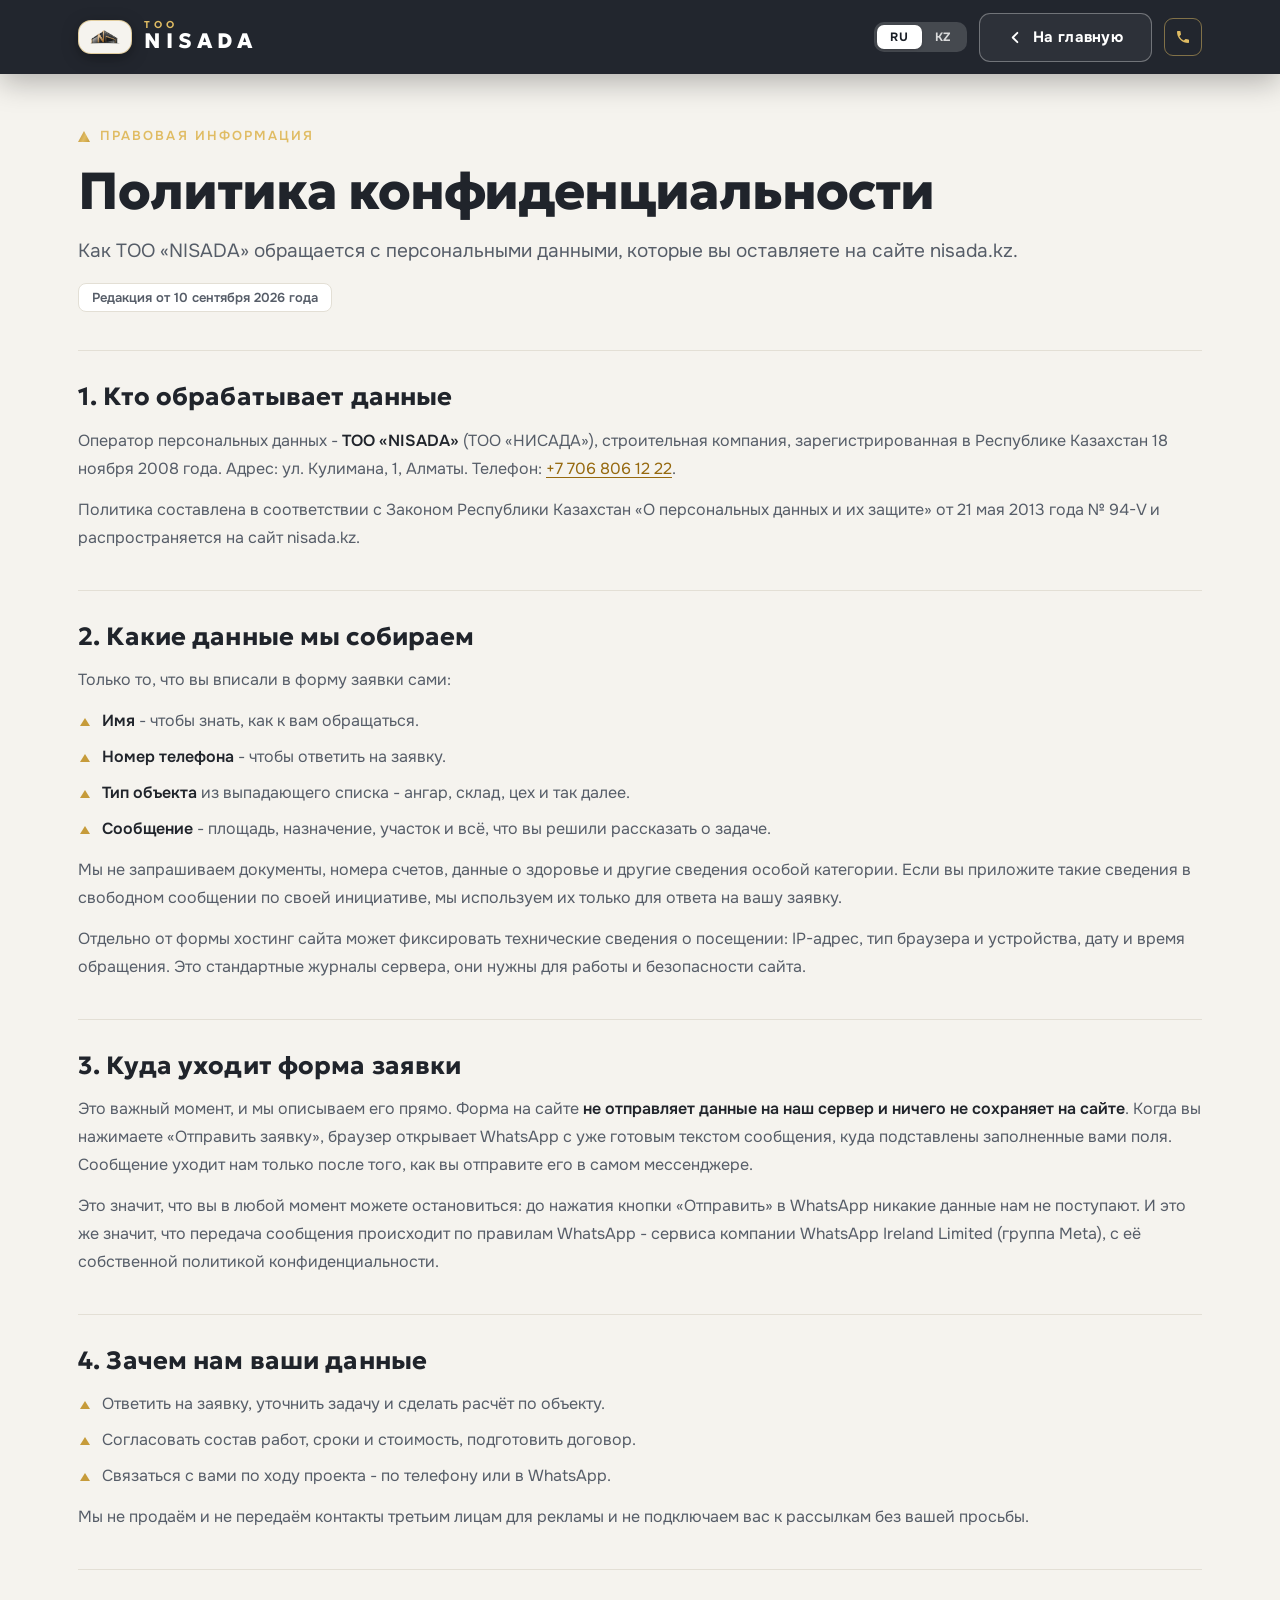
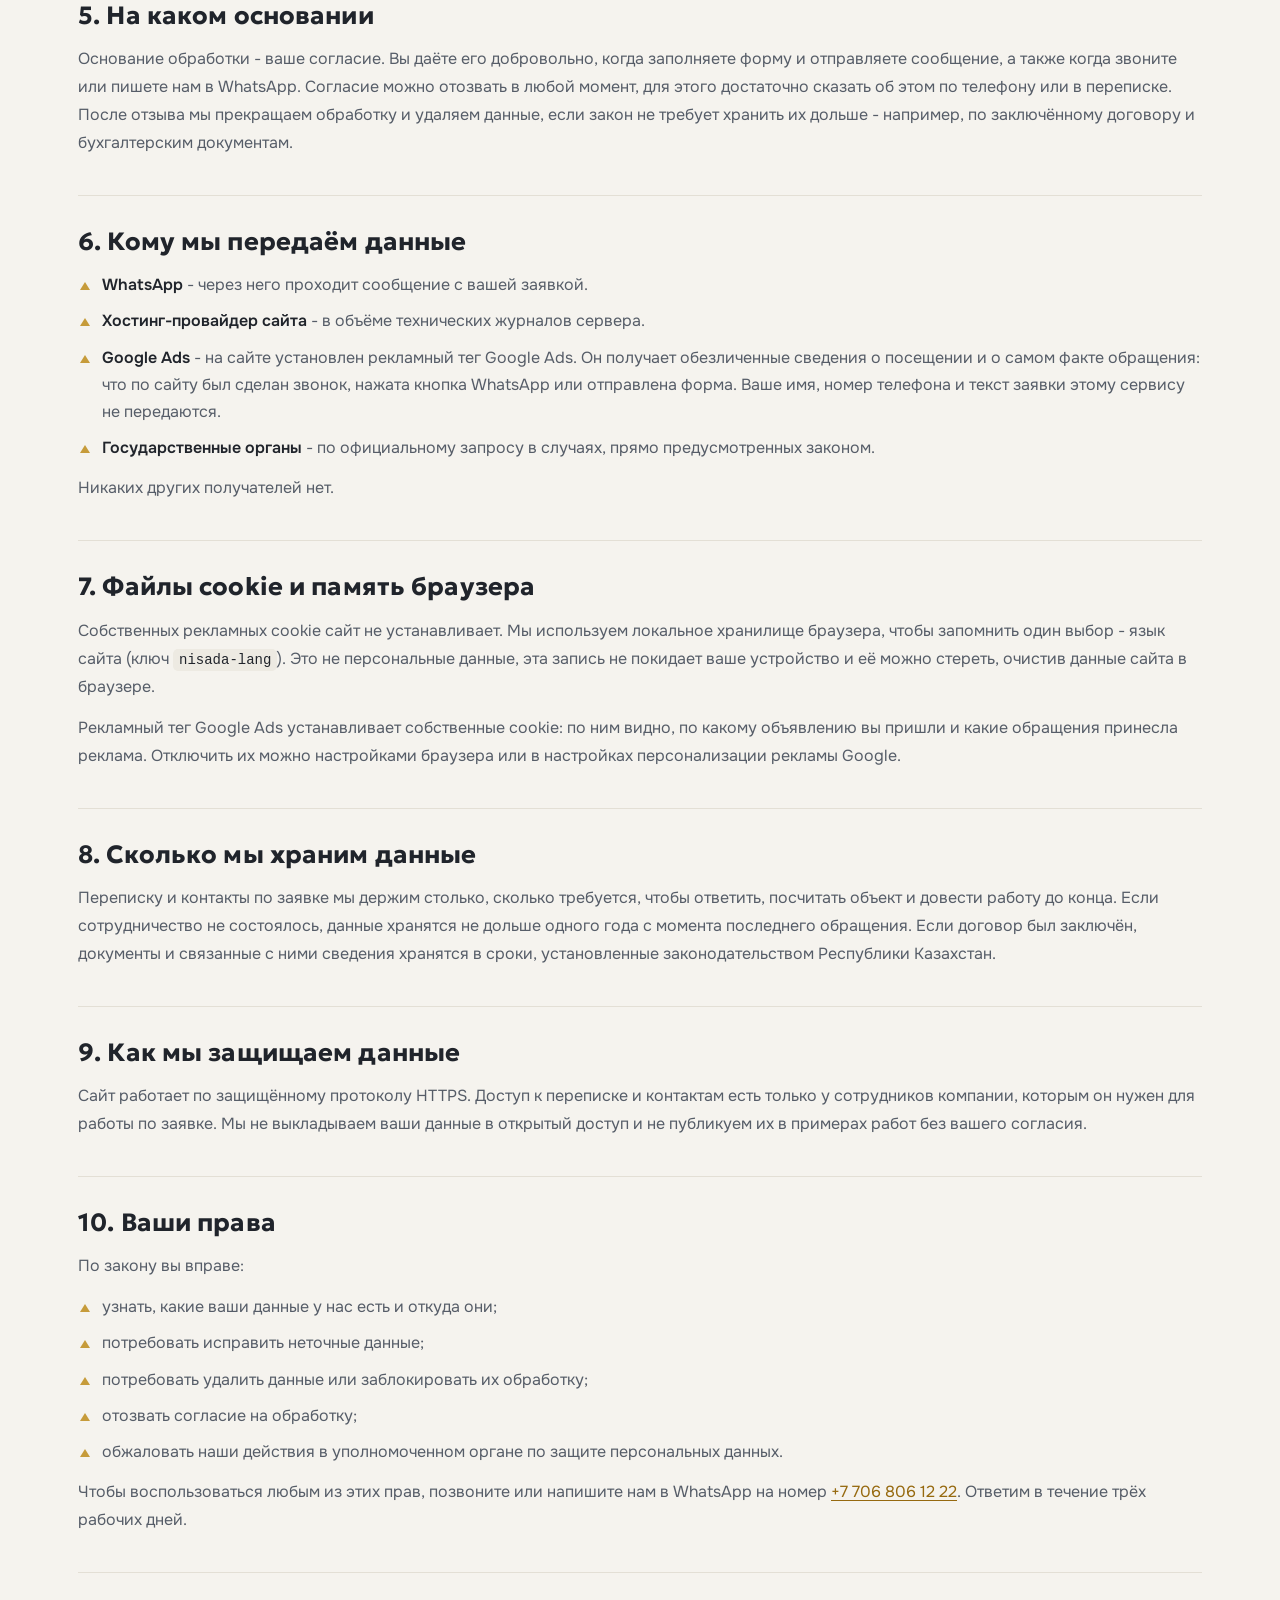
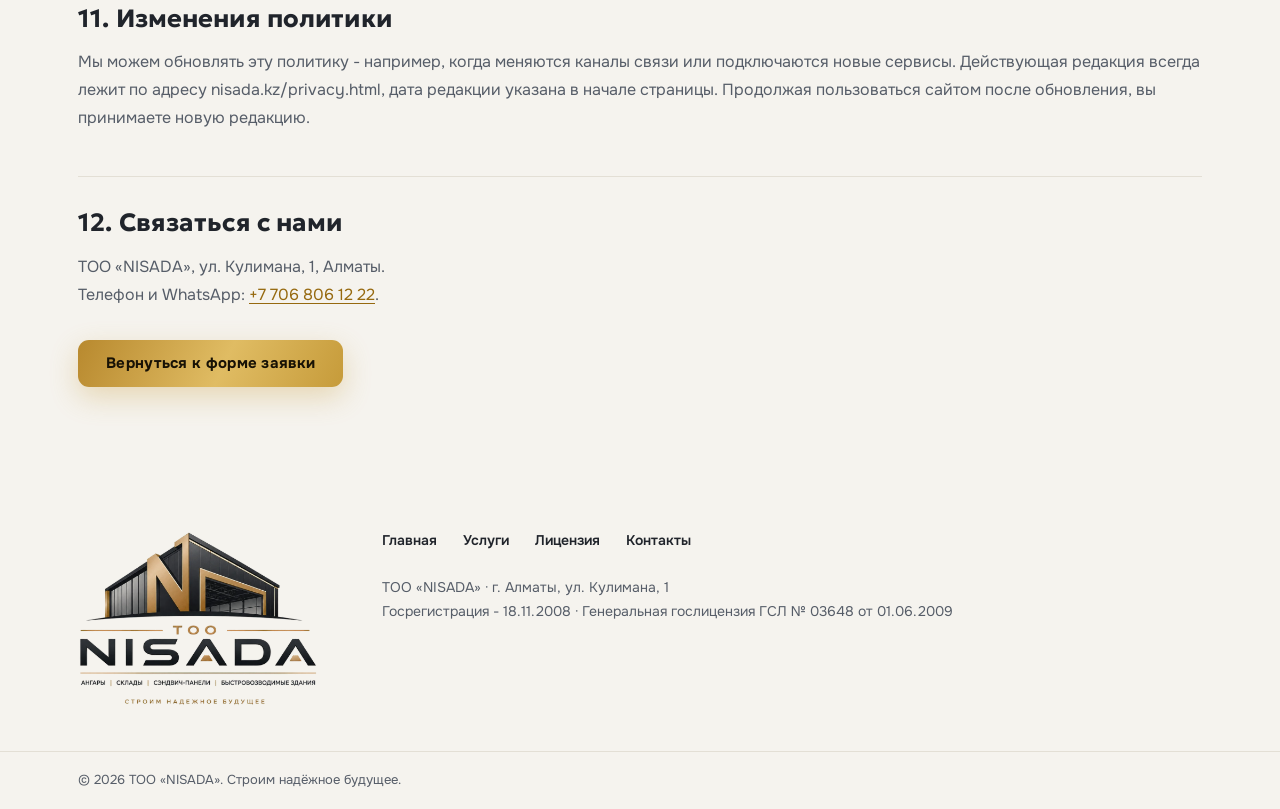
<file: privacy.html>
<!DOCTYPE html>
<html lang="ru">
<head>
<meta charset="UTF-8">
<meta name="viewport" content="width=device-width, initial-scale=1.0">
<title>Политика конфиденциальности - ТОО «NISADA»</title>
<meta name="description" content="Политика конфиденциальности ТОО «NISADA»: какие персональные данные мы собираем через форму заявки, зачем они нужны, кому передаются и как отозвать согласие.">
<meta name="theme-color" content="#191E26">
<link rel="canonical" href="https://nisada.kz/privacy.html">
<link rel="alternate" hreflang="ru" href="https://nisada.kz/privacy.html">
<link rel="alternate" hreflang="x-default" href="https://nisada.kz/privacy.html">
<meta property="og:type" content="website">
<meta property="og:locale" content="ru_RU">
<meta property="og:title" content="Политика конфиденциальности - ТОО «NISADA»">
<meta property="og:description" content="Какие персональные данные собирает сайт nisada.kz, зачем они нужны, кому передаются и как отозвать согласие.">
<meta property="og:url" content="https://nisada.kz/privacy.html">
<meta property="og:image" content="https://nisada.kz/assets/og-image.jpg">
<link rel="icon" href="favicon.ico" sizes="48x48">
<link rel="icon" type="image/png" sizes="32x32" href="assets/favicon-32.png">
<link rel="icon" type="image/png" sizes="16x16" href="assets/favicon-16.png">
<link rel="apple-touch-icon" href="assets/apple-touch-icon.png">
<link rel="preconnect" href="https://fonts.googleapis.com">
<link rel="preconnect" href="https://fonts.gstatic.com" crossorigin>
<link href="https://fonts.googleapis.com/css2?family=Geologica:wght@300;500;600;700;800&family=Onest:wght@400;500;600;700&display=swap" rel="stylesheet">
<link rel="stylesheet" href="styles.css?v=20260914-1">
<!-- Google tag (gtag.js) - Google Ads AW-18442003771 -->
<script async src="https://www.googletagmanager.com/gtag/js?id=AW-18442003771"></script>
<script>
  window.dataLayer = window.dataLayer || [];
  function gtag(){dataLayer.push(arguments);}
  gtag('js', new Date());
  gtag('config', 'AW-18442003771');

  /* Конверсия «Интерактивные номера телефонов». Сниппет Google возвращает false и
     уводит на url в event_callback; у нас ссылки tel: обрабатываются слушателем в
     script.js без preventDefault - переход к звонку не должен ждать ответа Google. */
  function gtag_report_conversion(url) {
    var callback = function () {
      if (typeof(url) != 'undefined') { window.location = url; }
    };
    gtag('event', 'conversion', {
      'send_to': 'AW-18442003771/rVHuCJO5hPMcELvK6tlE',
      'value': 1.0,
      'currency': 'USD',
      'event_callback': callback
    });
    return false;
  }
</script>
</head>
<body class="doc-body">

<header class="hdr hdr-doc" id="hdr">
  <div class="hdr-in">
    <a class="brand" href="index.html" aria-label="NISADA - на главную">
      <img src="assets/logo-mark.webp" alt="Знак NISADA" width="760" height="346">
      <span class="brand-t"><i>ТОО</i><b>NISADA</b></span>
    </a>
    <div class="hdr-right">
      <div class="lang" role="group" aria-label="Язык сайта">
        <button type="button" data-lang="ru" class="is-active" aria-pressed="true" lang="ru">RU</button>
        <button type="button" data-lang="kk" aria-pressed="false">KZ</button>
      </div>
      <a class="btn btn-line btn-back" href="index.html">
        <svg viewBox="0 0 16 16" width="15" height="15" aria-hidden="true"><path d="M10 3 5 8l5 5" fill="none" stroke="currentColor" stroke-width="2" stroke-linecap="round" stroke-linejoin="round"/></svg>
        <span data-tr="back">На главную</span>
      </a>
      <a class="tel-btn" href="tel:+77068061222">
        <svg viewBox="0 0 24 24" width="16" height="16" aria-hidden="true"><path fill="currentColor" d="M6.6 10.8a15.1 15.1 0 0 0 6.6 6.6l2.2-2.2c.3-.3.7-.4 1-.2 1.1.4 2.3.6 3.6.6.6 0 1 .4 1 1V20c0 .6-.4 1-1 1A17 17 0 0 1 3 4c0-.6.4-1 1-1h3.4c.6 0 1 .4 1 1 0 1.2.2 2.4.6 3.6.1.4 0 .7-.2 1l-2.2 2.2Z"/></svg>
        <span>+7 706 806 12 22</span>
      </a>
    </div>
  </div>
</header>

<main class="doc" id="main">
  <div class="wrap">

    <!-- ================= РУССКАЯ ВЕРСИЯ ================= -->
    <div data-tr-block="ru">
      <p class="over over-l"><span class="tri" aria-hidden="true"></span><span>Правовая информация</span></p>
      <h1>Политика конфиденциальности</h1>
      <p class="doc-lead">Как ТОО «NISADA» обращается с персональными данными, которые вы оставляете на сайте nisada.kz.</p>
      <p class="doc-date">Редакция от 10 сентября 2026 года</p>

      <section class="doc-sec">
        <h2>1. Кто обрабатывает данные</h2>
        <p>Оператор персональных данных - <b>ТОО «NISADA»</b> (ТОО «НИСАДА»), строительная компания, зарегистрированная в Республике Казахстан 18 ноября 2008 года. Адрес: ул. Кулимана, 1, Алматы. Телефон: <a href="tel:+77068061222">+7 706 806 12 22</a>.</p>
        <p>Политика составлена в соответствии с Законом Республики Казахстан «О персональных данных и их защите» от 21 мая 2013 года № 94-V и распространяется на сайт nisada.kz.</p>
      </section>

      <section class="doc-sec">
        <h2>2. Какие данные мы собираем</h2>
        <p>Только то, что вы вписали в форму заявки сами:</p>
        <ul class="doc-list">
          <li><b>Имя</b> - чтобы знать, как к вам обращаться.</li>
          <li><b>Номер телефона</b> - чтобы ответить на заявку.</li>
          <li><b>Тип объекта</b> из выпадающего списка - ангар, склад, цех и так далее.</li>
          <li><b>Сообщение</b> - площадь, назначение, участок и всё, что вы решили рассказать о задаче.</li>
        </ul>
        <p>Мы не запрашиваем документы, номера счетов, данные о здоровье и другие сведения особой категории. Если вы приложите такие сведения в свободном сообщении по своей инициативе, мы используем их только для ответа на вашу заявку.</p>
        <p>Отдельно от формы хостинг сайта может фиксировать технические сведения о посещении: IP-адрес, тип браузера и устройства, дату и время обращения. Это стандартные журналы сервера, они нужны для работы и безопасности сайта.</p>
      </section>

      <section class="doc-sec">
        <h2>3. Куда уходит форма заявки</h2>
        <p>Это важный момент, и мы описываем его прямо. Форма на сайте <b>не отправляет данные на наш сервер и ничего не сохраняет на сайте</b>. Когда вы нажимаете «Отправить заявку», браузер открывает WhatsApp с уже готовым текстом сообщения, куда подставлены заполненные вами поля. Сообщение уходит нам только после того, как вы отправите его в самом мессенджере.</p>
        <p>Это значит, что вы в любой момент можете остановиться: до нажатия кнопки «Отправить» в WhatsApp никакие данные нам не поступают. И это же значит, что передача сообщения происходит по правилам WhatsApp - сервиса компании WhatsApp Ireland Limited (группа Meta), с её собственной политикой конфиденциальности.</p>
      </section>

      <section class="doc-sec">
        <h2>4. Зачем нам ваши данные</h2>
        <ul class="doc-list">
          <li>Ответить на заявку, уточнить задачу и сделать расчёт по объекту.</li>
          <li>Согласовать состав работ, сроки и стоимость, подготовить договор.</li>
          <li>Связаться с вами по ходу проекта - по телефону или в WhatsApp.</li>
        </ul>
        <p>Мы не продаём и не передаём контакты третьим лицам для рекламы и не подключаем вас к рассылкам без вашей просьбы.</p>
      </section>

      <section class="doc-sec">
        <h2>5. На каком основании</h2>
        <p>Основание обработки - ваше согласие. Вы даёте его добровольно, когда заполняете форму и отправляете сообщение, а также когда звоните или пишете нам в WhatsApp. Согласие можно отозвать в любой момент, для этого достаточно сказать об этом по телефону или в переписке. После отзыва мы прекращаем обработку и удаляем данные, если закон не требует хранить их дольше - например, по заключённому договору и бухгалтерским документам.</p>
      </section>

      <section class="doc-sec">
        <h2>6. Кому мы передаём данные</h2>
        <ul class="doc-list">
          <li><b>WhatsApp</b> - через него проходит сообщение с вашей заявкой.</li>
          <li><b>Хостинг-провайдер сайта</b> - в объёме технических журналов сервера.</li>
          <li><b>Google Ads</b> - на сайте установлен рекламный тег Google Ads. Он получает обезличенные сведения о посещении и о самом факте обращения: что по сайту был сделан звонок, нажата кнопка WhatsApp или отправлена форма. Ваше имя, номер телефона и текст заявки этому сервису не передаются.</li>
          <li><b>Государственные органы</b> - по официальному запросу в случаях, прямо предусмотренных законом.</li>
        </ul>
        <p>Никаких других получателей нет.</p>
      </section>

      <section class="doc-sec">
        <h2>7. Файлы cookie и память браузера</h2>
        <p>Собственных рекламных cookie сайт не устанавливает. Мы используем локальное хранилище браузера, чтобы запомнить один выбор - язык сайта (ключ <code>nisada-lang</code>). Это не персональные данные, эта запись не покидает ваше устройство и её можно стереть, очистив данные сайта в браузере.</p>
        <p>Рекламный тег Google Ads устанавливает собственные cookie: по ним видно, по какому объявлению вы пришли и какие обращения принесла реклама. Отключить их можно настройками браузера или в настройках персонализации рекламы Google.</p>
      </section>

      <section class="doc-sec">
        <h2>8. Сколько мы храним данные</h2>
        <p>Переписку и контакты по заявке мы держим столько, сколько требуется, чтобы ответить, посчитать объект и довести работу до конца. Если сотрудничество не состоялось, данные хранятся не дольше одного года с момента последнего обращения. Если договор был заключён, документы и связанные с ними сведения хранятся в сроки, установленные законодательством Республики Казахстан.</p>
      </section>

      <section class="doc-sec">
        <h2>9. Как мы защищаем данные</h2>
        <p>Сайт работает по защищённому протоколу HTTPS. Доступ к переписке и контактам есть только у сотрудников компании, которым он нужен для работы по заявке. Мы не выкладываем ваши данные в открытый доступ и не публикуем их в примерах работ без вашего согласия.</p>
      </section>

      <section class="doc-sec">
        <h2>10. Ваши права</h2>
        <p>По закону вы вправе:</p>
        <ul class="doc-list">
          <li>узнать, какие ваши данные у нас есть и откуда они;</li>
          <li>потребовать исправить неточные данные;</li>
          <li>потребовать удалить данные или заблокировать их обработку;</li>
          <li>отозвать согласие на обработку;</li>
          <li>обжаловать наши действия в уполномоченном органе по защите персональных данных.</li>
        </ul>
        <p>Чтобы воспользоваться любым из этих прав, позвоните или напишите нам в WhatsApp на номер <a href="tel:+77068061222">+7 706 806 12 22</a>. Ответим в течение трёх рабочих дней.</p>
      </section>

      <section class="doc-sec">
        <h2>11. Изменения политики</h2>
        <p>Мы можем обновлять эту политику - например, когда меняются каналы связи или подключаются новые сервисы. Действующая редакция всегда лежит по адресу nisada.kz/privacy.html, дата редакции указана в начале страницы. Продолжая пользоваться сайтом после обновления, вы принимаете новую редакцию.</p>
      </section>

      <section class="doc-sec doc-cta">
        <h2>12. Связаться с нами</h2>
        <p>ТОО «NISADA», ул. Кулимана, 1, Алматы.<br>Телефон и WhatsApp: <a href="tel:+77068061222">+7 706 806 12 22</a>.</p>
        <a class="btn btn-gold" href="index.html#kontakty"><span data-tr="cta">Вернуться к форме заявки</span></a>
      </section>
    </div>

    <div data-tr-block="kk" hidden></div>

  </div>
</main>

<footer class="ftr">
  <div class="wrap ftr-in">
    <div class="ftr-brand">
      <img src="assets/logo-full.webp" alt="Логотип ТОО NISADA" width="900" height="660" loading="lazy" decoding="async">
    </div>
    <div class="ftr-cols">
      <nav class="ftr-nav" aria-label="Навигация в подвале">
        <a href="index.html" data-tr="fnav1">Главная</a>
        <a href="index.html#uslugi" data-tr="fnav2">Услуги</a>
        <a href="index.html#licenziya" data-tr="fnav3">Лицензия</a>
        <a href="index.html#kontakty" data-tr="fnav4">Контакты</a>
      </nav>
      <div class="ftr-req">
        <p data-tr="freq1">ТОО «NISADA» · г. Алматы, ул. Кулимана, 1</p>
        <p data-tr="freq2">Госрегистрация - 18.11.2008 · Генеральная гослицензия ГСЛ № 03648 от 01.06.2009</p>
      </div>
    </div>
  </div>
  <div class="ftr-bot">
    <div class="wrap"><p><span data-tr="fbot">© 2026 ТОО «NISADA». Строим надёжное будущее.</span></p></div>
  </div>
</footer>

<script src="privacy.js?v=20260914-1" defer></script>
</body>
</html>
</file>
<file: styles.css>
/* ============ NISADA — графит + золото ============ */
:root{
  --ink:#191E26;          /* графит-чернила, светлее прежнего #101318 */
  --coal:#212833;         /* тёмная секция */
  --steel:#2B3340;        /* карточки на тёмном */
  --paper:#F5F3EE;        /* тёплая бумага */
  --white:#FFFFFF;
  --gold:#C69B3A;
  --gold2:#E0BC63;
  --gold-grad:linear-gradient(115deg,#B8892E 0%,#E0BC63 55%,#C69B3A 100%);
  --tx:#20242B;           /* текст на светлом */
  --tx-soft:#565D68;
  --tx-inv:#F2EFE9;       /* текст на тёмном */
  --tx-inv-soft:#BAC1CC;
  --line-l:#E3DFD5;
  --line-d:rgba(255,255,255,.14);
  --disp:"Geologica","Segoe UI",sans-serif;
  --body:"Onest","Segoe UI",sans-serif;
  --hdr-h:74px;
  --rib:repeating-linear-gradient(90deg,rgba(255,255,255,.04) 0 2px,transparent 2px 26px);
}

*{margin:0;padding:0;box-sizing:border-box}
html{scroll-behavior:smooth;overflow-x:clip}
body{
  font-family:var(--body);color:var(--tx);background:var(--paper);
  line-height:1.6;font-size:16px;overflow-x:clip;
}
img{max-width:100%;height:auto;display:block}
a{color:inherit;text-decoration:none}
ul,ol{list-style:none}
[id]{scroll-margin-top:calc(var(--hdr-h) + 14px)}

.wrap{max-width:1220px;margin-inline:auto;padding-inline:clamp(20px,4vw,48px)}

/* ---- золотой треугольник (мотив из «A» логотипа) ---- */
.tri{
  display:inline-block;width:12px;height:11px;flex:none;
  background:var(--gold-grad);
  clip-path:polygon(50% 0,100% 100%,0 100%);
}

/* ---- прогресс чтения ---- */
.progress{position:fixed;inset:0 0 auto 0;height:3px;z-index:120;pointer-events:none}
.progress span{display:block;height:100%;width:0;background:var(--gold-grad)}

/* ============ ШАПКА ============ */
.hdr{
  position:fixed;inset:0 0 auto 0;z-index:100;height:var(--hdr-h);
  background:transparent;transition:background .35s ease,box-shadow .35s ease;
}
.hdr.scrolled,body.menu-open .hdr{background:rgba(25,30,38,.96);box-shadow:0 8px 30px rgba(0,0,0,.28)}
.hdr-in{
  max-width:1220px;margin-inline:auto;height:100%;
  padding-inline:clamp(20px,4vw,48px);
  display:flex;align-items:center;gap:20px;
}
.brand{display:flex;align-items:center;gap:12px;position:relative;z-index:96}
.brand img{
  width:54px;height:auto;flex:none;
  background:var(--paper);padding:9px 11px;border-radius:13px;
  border:1px solid rgba(198,155,58,.45);box-shadow:0 4px 16px rgba(0,0,0,.35);
  transition:transform .3s ease,border-color .3s ease;
}
.brand:hover img{transform:translateY(-2px);border-color:var(--gold2)}
.brand-t{display:flex;flex-direction:column;line-height:1.05}
.brand-t i{font:600 10px/1 var(--disp);letter-spacing:.42em;color:var(--gold2);font-style:normal}
.brand-t b{font:800 21px/1.1 var(--disp);letter-spacing:.24em;color:#fff}

.nav{display:flex;align-items:center;gap:22px;margin-left:auto}
.nav a{
  color:rgba(255,255,255,.82);font:500 14px/1 var(--body);letter-spacing:.02em;
  padding:8px 2px;position:relative;transition:color .25s;
}
.nav a::after{
  content:"";position:absolute;left:2px;right:100%;bottom:2px;height:2px;
  background:var(--gold-grad);transition:right .3s ease;
}
.nav a:hover{color:#fff}
.nav a:hover::after{right:2px}
.nav .nav-cta{
  border:1px solid rgba(224,188,99,.55);border-radius:9px;padding:9px 16px;color:var(--gold2);
  white-space:nowrap;
}
.nav .nav-cta::after{display:none}
.nav .nav-cta:hover{background:rgba(198,155,58,.14);color:var(--gold2)}

.hdr-right{display:flex;align-items:center;gap:12px;margin-left:auto;position:relative;z-index:96}
.nav + .hdr-right{margin-left:0}

/* переключатель языка — стандарт студии */
.lang{display:flex;gap:0;background:rgba(255,255,255,.16);border-radius:10px;padding:3px}
.lang button{
  border:0;background:transparent;border-radius:7px;cursor:pointer;
  padding:6px 13px;font:700 12px/1 var(--body);letter-spacing:.06em;
  color:rgba(255,255,255,.8);transition:background .25s,color .25s;
}
.lang button:hover{color:#fff}
.lang button.is-active{background:#fff;color:var(--ink);box-shadow:0 1px 3px rgba(0,0,0,.18)}
.lang button:focus-visible{outline:2px solid currentColor;outline-offset:2px}

.wa-btn{
  display:flex;align-items:center;gap:8px;
  background:rgba(255,255,255,.1);border:1px solid rgba(255,255,255,.18);
  color:#fff;border-radius:9px;padding:10px;font:600 13px/1 var(--body);
  transition:background .25s,border-color .25s;
}
.wa-btn span{display:none}
.wa-btn:hover{background:rgba(198,155,58,.2);border-color:rgba(224,188,99,.5)}

.tel-btn{
  display:flex;align-items:center;gap:8px;
  border:1px solid rgba(224,188,99,.5);border-radius:9px;padding:8px 14px;
  color:var(--gold2);font:700 13px/1 var(--body);letter-spacing:.02em;white-space:nowrap;
  transition:background .25s,border-color .25s,color .25s;
}
.tel-btn:hover{background:rgba(198,155,58,.16);border-color:var(--gold2);color:#fff}

.burger{
  display:none;flex-direction:column;justify-content:center;gap:5px;
  width:44px;height:44px;padding:10px;border:0;background:transparent;cursor:pointer;
  position:relative;z-index:96;
}
.burger span{display:block;height:2px;width:100%;background:#fff;border-radius:2px;transition:transform .3s,opacity .3s}
body.menu-open .burger span:nth-child(1){transform:translateY(7px) rotate(45deg)}
body.menu-open .burger span:nth-child(2){opacity:0}
body.menu-open .burger span:nth-child(3){transform:translateY(-7px) rotate(-45deg)}

/* мобильное меню-оверлей */
.mnav{
  position:fixed;inset:0;z-index:90;background:#171C24;
  opacity:0;visibility:hidden;transition:opacity .3s ease,visibility .3s ease;
  overflow-y:auto;
}
body.menu-open .mnav{opacity:1;visibility:visible}
.mnav-in{
  min-height:100%;display:flex;flex-direction:column;justify-content:center;gap:6px;
  padding:calc(var(--hdr-h) + 24px) clamp(24px,7vw,60px) 48px;
}
.mnav-in a{
  color:var(--tx-inv);font:600 clamp(24px,6vw,32px)/1.2 var(--disp);
  padding:12px 0;border-bottom:1px solid var(--line-d);
  display:flex;align-items:center;gap:14px;
  transform:translateY(14px);opacity:0;transition:transform .4s ease,opacity .4s ease;
}
.mnav-in a::before{content:"";width:10px;height:9px;background:var(--gold-grad);clip-path:polygon(50% 0,100% 100%,0 100%);flex:none}
body.menu-open .mnav-in a{transform:none;opacity:1}
.mnav-in a:nth-child(2){transition-delay:.05s}
.mnav-in a:nth-child(3){transition-delay:.1s}
.mnav-in a:nth-child(4){transition-delay:.15s}
.mnav-in a:nth-child(5){transition-delay:.2s}
.mnav-in a:nth-child(6){transition-delay:.25s}
.mnav-in a:nth-child(7){transition-delay:.3s}
.mnav-cta{color:var(--gold2)!important;border-bottom:0!important}
.mnav-contacts{
  display:flex;flex-direction:column;gap:10px;margin-top:22px;
  opacity:0;transform:translateY(14px);transition:transform .4s ease .3s,opacity .4s ease .3s;
}
body.menu-open .mnav-contacts{opacity:1;transform:none}
.mnav-contacts a{
  font:700 17px/1 var(--body)!important;letter-spacing:.02em;
  padding:14px 18px!important;border:1px solid rgba(224,188,99,.45)!important;
  border-radius:11px;justify-content:center;opacity:1!important;transform:none!important;
  transition:background .25s!important;
}
.mnav-contacts a::before{display:none}
.mnav-tel{color:var(--gold2)!important}
.mnav-wa{color:#fff!important;border-color:rgba(255,255,255,.2)!important;background:rgba(255,255,255,.07)}

/* ============ КНОПКИ ============ */
.btn{
  display:inline-flex;align-items:center;justify-content:center;gap:10px;
  font:700 15px/1 var(--body);letter-spacing:.02em;border-radius:11px;
  padding:16px 28px;cursor:pointer;border:0;
  transition:transform .25s ease,box-shadow .25s ease,background .25s,border-color .25s;
}
.btn-gold{
  background:var(--gold-grad);color:#181205;
  box-shadow:0 10px 28px rgba(198,155,58,.32);
}
.btn-gold:hover{transform:translateY(-2px);box-shadow:0 14px 34px rgba(198,155,58,.42)}
.btn-line{
  border:1px solid rgba(255,255,255,.32);color:#fff;background:rgba(255,255,255,.05);
}
.btn-line:hover{border-color:var(--gold2);color:var(--gold2);transform:translateY(-2px)}
.btn-wide{width:100%}
.btn:focus-visible,a:focus-visible,button:focus-visible{outline:2px solid var(--gold2);outline-offset:3px}

/* ============ HERO ============ */
.hero{
  position:relative;min-height:100svh;display:flex;align-items:center;
  background:var(--ink);color:var(--tx-inv);overflow:hidden;
  padding:calc(var(--hdr-h) + 44px) 0 104px;
}
.hero-bg{position:absolute;inset:0;z-index:0;overflow:hidden}
/* picture без размеров схлопывается в ноль - растягиваем явно */
.hero-bg picture{display:block;width:100%;height:100%}
/* реальный корпус клиента: здание в правых двух третях кадра, текст слева */
.hero-bg img{
  width:100%;height:100%;object-fit:cover;object-position:74% 50%;
  opacity:.88;filter:saturate(.72) contrast(1.02) brightness(1.12);
  transform:scale(1.06);
  animation:heroDrift 30s ease-in-out infinite alternate;
}
@keyframes heroDrift{
  from{transform:scale(1.06) translate3d(0,0,0)}
  to{transform:scale(1.15) translate3d(-1.6%,-1.8%,0)}
}
/* Затемнение держим ровно там, где лежит текст: слева плотно, справа кадр открыт. */
.hero-bg::after{
  content:"";position:absolute;inset:0;
  background:
    radial-gradient(105% 80% at 76% 26%,rgba(224,188,99,.15) 0%,rgba(224,188,99,0) 60%),
    linear-gradient(100deg,rgba(20,25,32,.92) 14%,rgba(20,25,32,.6) 52%,rgba(20,25,32,.1) 100%),
    linear-gradient(0deg,rgba(20,25,32,.86) 0%,rgba(20,25,32,0) 40%);
}
.hero-rib{position:absolute;inset:0;z-index:1;background:var(--rib);pointer-events:none}

/* сквозной мотив — треугольник из «A» логотипа, вычерченный как на чертеже */
.hero-mark{
  position:absolute;z-index:1;right:clamp(-70px,-2vw,0px);top:50%;
  width:min(50vw,600px);height:auto;transform:translateY(-52%);
  pointer-events:none;overflow:visible;
}
.hero-mark .hm-l{
  stroke:var(--gold2);stroke-width:1.2;opacity:.24;
  stroke-dasharray:1200;stroke-dashoffset:1200;
  animation:markDraw 2.8s cubic-bezier(.2,.7,.3,1) .35s forwards;
}
.hero-mark .hm-2{opacity:.17;animation-delay:.75s}
.hero-mark .hm-3{opacity:.28;animation-delay:1.15s}
@keyframes markDraw{to{stroke-dashoffset:0}}

.hero-in{position:relative;z-index:2;width:100%}
.hero-over{
  display:flex;align-items:center;gap:10px;
  font:600 13px/1.3 var(--body);letter-spacing:.14em;text-transform:uppercase;color:var(--gold2);
  margin-bottom:24px;
}
.hero-h1{font:800 clamp(30px,6.4vw,84px)/1.06 var(--disp);letter-spacing:.005em;color:#fff;text-wrap:balance}
/* казахская строка длиннее русской - кегль ниже, иначе заголовок уезжает на пять строк */
html[lang="kk"] .hero-h1{font-size:clamp(26px,4.6vw,60px);line-height:1.08}
.h1-line{display:block;overflow:hidden}
.h1-inner{display:inline-block}
.hero-h1 .gold{background:var(--gold-grad);-webkit-background-clip:text;background-clip:text;color:transparent}
.hero-lead{
  margin-top:26px;font-size:clamp(16px,1.5vw,19px);color:#DDE1E8;line-height:1.65;
  text-shadow:0 1px 18px rgba(16,20,26,.5);
}
.hero-cta{display:flex;flex-wrap:wrap;gap:14px;margin-top:36px}

/* подсказка прокрутки — вместо плиток-достижений, они живут в блоке доверия ниже */
.hero-scroll{
  display:inline-flex;align-items:center;gap:13px;margin-top:52px;
  font:600 12px/1 var(--body);letter-spacing:.16em;text-transform:uppercase;
  color:var(--tx-inv-soft);transition:color .3s ease;
}
.hero-scroll:hover{color:var(--gold2)}
.hero-scroll .hs-arrow{
  width:34px;height:34px;flex:none;display:grid;place-items:center;border-radius:50%;
  border:1px solid rgba(224,188,99,.5);color:var(--gold2);
  transition:border-color .3s ease,background .3s ease;
}
.hero-scroll:hover .hs-arrow{background:rgba(224,188,99,.12);border-color:var(--gold2)}
.hero-scroll .hs-arrow svg{width:13px;height:19px;animation:hsBob 2.1s ease-in-out infinite}
@keyframes hsBob{0%,100%{transform:translateY(-2px)}50%{transform:translateY(2px)}}

/* вертикальная подпись у правого края — балансирует композицию */
.hero-sign{
  position:absolute;z-index:2;right:22px;bottom:124px;
  transform:rotate(180deg);writing-mode:vertical-rl;
  font:600 11px/1 var(--body);letter-spacing:.3em;text-transform:uppercase;
  color:rgba(255,255,255,.34);pointer-events:none;
}
.hero-truss{
  position:absolute;left:0;right:0;bottom:-2px;z-index:1;width:100%;height:90px;opacity:.5;
}
.truss-line{stroke:var(--gold);stroke-width:1.6;stroke-dasharray:3400;stroke-dashoffset:3400}
.on .truss-line,
.truss-line.on{animation:dash 2.6s ease forwards}
@keyframes dash{to{stroke-dashoffset:0}}

/* ============ MARQUEE ============ */
.marquee{
  background:var(--gold-grad);color:#181205;overflow:hidden;
  transform:rotate(-1.2deg) scale(1.02);margin:-26px 0 0;position:relative;z-index:3;
  box-shadow:0 12px 34px rgba(0,0,0,.18);
}
.marquee-track{
  display:flex;align-items:center;gap:34px;width:max-content;
  padding:15px 0;animation:mq 44s linear infinite;
}
.marquee-track span{font:700 15px/1 var(--disp);letter-spacing:.22em;white-space:nowrap}
.marquee-track .tri{background:#181205;width:10px;height:9px}
@keyframes mq{to{transform:translateX(-50%)}}

/* ============ общие головы секций ============ */
.over{
  display:flex;align-items:center;gap:10px;
  font:600 13px/1.3 var(--body);letter-spacing:.16em;text-transform:uppercase;color:#96690f;
  margin-bottom:18px;
}
.over-l{color:var(--gold2)}
h2{font:700 clamp(30px,4.2vw,54px)/1.12 var(--disp);letter-spacing:.005em;text-wrap:balance}
.lead{margin-top:16px;font-size:clamp(16px,1.35vw,18.5px);color:var(--tx-soft);line-height:1.65}

/* ============ О КОМПАНИИ ============ */
.about{background:var(--paper);padding:110px 0 90px}
.about-grid{
  display:grid;grid-template-columns:minmax(0,1.05fr) minmax(0,.95fr);gap:clamp(28px,4vw,64px);
  align-items:center;margin-top:44px;
}
.about-txt p{color:var(--tx-soft);line-height:1.7}
.about-txt p + p{margin-top:16px}
.about-img{position:relative}
.about-img img{
  border-radius:14px;width:100%;
  clip-path:polygon(0 0,100% 0,100% calc(100% - 56px),calc(100% - 56px) 100%,0 100%);
  filter:saturate(.92) contrast(1.03);
}
.img-tri{
  position:absolute;right:-6px;bottom:-6px;width:44px;height:40px;
  background:var(--gold-grad);clip-path:polygon(100% 0,100% 100%,0 100%);
}
.stats{
  display:grid;grid-template-columns:repeat(4,1fr);gap:16px;margin-top:64px;
}
.stats li{
  background:#fff;border:1px solid var(--line-l);border-radius:14px;
  padding:26px 24px 22px;position:relative;overflow:hidden;
}
.stats li::before{
  content:"";position:absolute;top:0;left:0;right:0;height:3px;background:var(--gold-grad);
}
.stat-n{
  display:block;font:800 clamp(34px,3.4vw,46px)/1 var(--disp);
  background:linear-gradient(115deg,#8f6a1d,#C69B3A 60%,#a97f24);
  -webkit-background-clip:text;background-clip:text;color:transparent;
  margin-bottom:8px;white-space:nowrap;
}
.stat-n.sm{font-size:clamp(26px,2.4vw,34px);line-height:1.25}
.stats li > span{font-size:13.5px;color:var(--tx-soft);line-height:1.45;display:block}

/* ============ УСЛУГИ ============ */
.svc{background:#fff;padding:110px 0 40px}
.feat{padding:64px 0}
.feat-in{
  display:grid;grid-template-columns:minmax(0,5fr) minmax(0,7fr);gap:clamp(28px,4.5vw,70px);
  align-items:center;
}
.feat-rev .feat-in{grid-template-columns:minmax(0,7fr) minmax(0,5fr)}
.feat-rev .feat-txt{order:2}
.feat-rev .feat-media{order:1}
.feat-txt{position:relative}
.feat h3{font:700 clamp(26px,2.8vw,38px)/1.15 var(--disp)}
/* Вместо контурного номера — золотой штрих: ритм блока держит, цифрой не является. */
.feat-txt > h3::before{
  content:"";display:block;width:46px;height:3px;border-radius:2px;
  background:var(--gold-grad);margin-bottom:22px;
}
.feat-txt > p{margin-top:14px;color:var(--tx-soft);line-height:1.65}
.feat-list{margin-top:18px;display:grid;gap:9px}
.feat-list li{
  display:flex;align-items:baseline;gap:11px;font-size:15px;color:var(--tx);
}
.feat-list li::before{
  content:"";width:10px;height:9px;flex:none;transform:translateY(-1px);
  background:var(--gold-grad);clip-path:polygon(50% 0,100% 100%,0 100%);
}
.feat-link{
  display:inline-flex;align-items:center;gap:8px;margin-top:24px;
  font:700 14px/1 var(--body);letter-spacing:.04em;color:#96690f;
  border-bottom:2px solid var(--gold);padding-bottom:5px;transition:gap .25s,color .25s;
}
.feat-link::after{content:"→"}
.feat-link:hover{gap:14px;color:#6e4c08}
.feat-media{position:relative;display:grid;grid-template-columns:7fr 5fr;gap:16px;align-items:end}
.feat-media figure{border-radius:14px;overflow:hidden;position:relative}
.feat-media img{width:100%;height:100%;object-fit:cover;filter:saturate(.9) contrast(1.04);transition:transform .6s ease}
.feat-media figure:hover img{transform:scale(1.04)}
.fm-a{aspect-ratio:4/4.4;clip-path:polygon(0 0,100% 0,100% calc(100% - 48px),calc(100% - 48px) 100%,0 100%);border-radius:14px}
.fm-b{aspect-ratio:4/3.1;margin-bottom:34px;box-shadow:0 18px 44px rgba(25,30,38,.16)}
.feat-rev .feat-media{grid-template-columns:5fr 7fr}
.feat-rev .fm-a{order:2}
.feat-rev .fm-b{order:1}

/* ============ МАТЕРИАЛЫ ============ */
.mats{position:relative;background:var(--coal);color:var(--tx-inv);padding:104px 0 96px;overflow:hidden}
.mats-rib{position:absolute;inset:0;background:var(--rib);pointer-events:none}
.mats .wrap{position:relative}
.mats h2{color:#fff}
.mats .lead{color:var(--tx-inv-soft)}
.mats-grid{display:grid;grid-template-columns:repeat(4,1fr);gap:16px;margin-top:52px}
.mcard{
  background:var(--steel);border:1px solid var(--line-d);border-radius:16px;overflow:hidden;
  display:flex;flex-direction:column;
  transition:border-color .3s,transform .3s,background .3s;
}
.mcard:hover{transform:translateY(-5px);border-color:rgba(224,188,99,.45);background:#20262f}
.mcard-img{position:relative;aspect-ratio:3/2;overflow:hidden;background:#12161c}
.mcard-img img{width:100%;height:100%;object-fit:cover;transition:transform .8s ease}
.mcard:hover .mcard-img img{transform:scale(1.06)}
.mcard-img::after{
  content:"";position:absolute;inset:0;
  background:linear-gradient(180deg,rgba(33,40,51,0) 45%,rgba(33,40,51,.75) 100%);
}
.mcard-b{padding:20px 22px 24px}
.mcard h3{font:700 18px/1.25 var(--disp);color:#fff;margin-bottom:9px;min-height:2.5em}
.mcard p{font-size:14px;color:var(--tx-inv-soft);line-height:1.6}
/* ---- видео с объекта: заливка монолита ---- */
.mats-video{
  margin-top:24px;display:grid;grid-template-columns:minmax(240px,300px) minmax(0,1fr);
  gap:clamp(24px,4vw,56px);align-items:center;
  background:var(--steel);border:1px solid var(--line-d);border-radius:16px;
  padding:clamp(18px,2.6vw,30px);position:relative;overflow:hidden;
}
.mats-video::after{
  content:"";position:absolute;right:-60px;bottom:-70px;width:260px;height:230px;opacity:.07;
  background:var(--gold-grad);clip-path:polygon(50% 0,100% 100%,0 100%);pointer-events:none;
}
.mv-player{
  position:relative;aspect-ratio:9/16;border-radius:14px;overflow:hidden;background:#12161c;
  box-shadow:0 18px 44px rgba(0,0,0,.35);
  clip-path:polygon(0 0,100% 0,100% calc(100% - 34px),calc(100% - 34px) 100%,0 100%);
}
.mv-player img,.mv-player video{
  position:absolute;inset:0;width:100%;height:100%;object-fit:cover;display:block;
}
.mv-player video{opacity:0;transition:opacity .5s ease}
.mv-player.is-live video{opacity:1}
.mv-badge{
  position:absolute;left:12px;top:12px;z-index:2;display:inline-flex;align-items:center;gap:8px;
  background:rgba(18,22,28,.72);backdrop-filter:blur(6px);border:1px solid rgba(255,255,255,.14);
  border-radius:999px;padding:6px 12px 6px 9px;
  font:600 11px/1 var(--body);letter-spacing:.1em;text-transform:uppercase;color:#fff;
}
.mv-badge i{width:8px;height:8px;border-radius:50%;background:var(--gold2);box-shadow:0 0 0 0 rgba(224,188,99,.6);animation:mvPulse 1.8s ease-out infinite}
@keyframes mvPulse{to{box-shadow:0 0 0 8px rgba(224,188,99,0)}}
.mv-play{
  position:absolute;left:50%;top:50%;z-index:2;transform:translate(-50%,-50%);
  width:68px;height:68px;border-radius:50%;border:0;cursor:pointer;
  background:var(--gold-grad);color:#181205;display:grid;place-items:center;padding-left:4px;
  box-shadow:0 12px 30px rgba(0,0,0,.45),0 0 0 8px rgba(224,188,99,.16);
  transition:transform .25s ease,box-shadow .25s ease;
}
.mv-play:hover{transform:translate(-50%,-50%) scale(1.06);box-shadow:0 14px 34px rgba(0,0,0,.5),0 0 0 12px rgba(224,188,99,.22)}
.mv-over{
  display:flex;align-items:center;gap:10px;
  font:600 12px/1.3 var(--body);letter-spacing:.16em;text-transform:uppercase;color:var(--gold2);
  margin-bottom:14px;
}
.mv-txt h3{font:700 clamp(22px,2.4vw,32px)/1.15 var(--disp);color:#fff}
.mv-txt > p{margin-top:12px;font-size:15.5px;color:var(--tx-inv-soft);line-height:1.6}
.mv-txt .btn{margin-top:22px}

/* модальный плеер: полный ролик со звуком. Открывается КЛАССОМ, не hidden - иначе display перебивает */
.vmodal{
  position:fixed;inset:0;z-index:140;display:flex;align-items:center;justify-content:center;
  background:rgba(10,12,16,.94);opacity:0;visibility:hidden;
  transition:opacity .3s ease,visibility .3s ease;padding:20px;
}
.vmodal.open{opacity:1;visibility:visible}
.vmodal-in{position:relative;border-radius:16px;overflow:hidden;box-shadow:0 30px 80px rgba(0,0,0,.6);background:#000}
.vmodal video{
  display:block;height:min(74vh,860px);width:auto;max-width:calc(100vw - 40px);
  aspect-ratio:9/16;object-fit:contain;background:#000;
}
.vmodal-close{
  position:absolute;top:18px;right:18px;width:48px;height:48px;border-radius:50%;
  border:1px solid rgba(255,255,255,.22);background:rgba(255,255,255,.08);color:#fff;cursor:pointer;
  display:grid;place-items:center;transition:background .25s,border-color .25s;
}
.vmodal-close:hover{background:rgba(198,155,58,.22);border-color:var(--gold2)}
body.vmodal-open{overflow:hidden}

.mats-note{
  margin-top:24px;display:flex;gap:14px;align-items:flex-start;
  border:1px solid rgba(224,188,99,.34);border-radius:14px;
  padding:18px 22px;background:rgba(198,155,58,.09);
}
.mats-note .tri{margin-top:6px}
.mats-note p{font-size:15.5px;color:var(--tx-inv);line-height:1.6}

/* ============ РАБОТЫ ПО ЛИЦЕНЗИИ ============ */
.works{position:relative;background:var(--coal);color:var(--tx-inv);padding:110px 0;overflow:hidden}
.works-rib{position:absolute;inset:0;background:var(--rib);pointer-events:none}
.works h2{color:#fff}
.works .lead{color:var(--tx-inv-soft)}
.works .wrap{position:relative}
.works-grid{
  display:grid;grid-template-columns:repeat(3,1fr);gap:16px;margin-top:52px;
}
.wcard{
  background:var(--steel);border:1px solid var(--line-d);border-radius:16px;
  padding:30px 26px 28px;position:relative;
  clip-path:polygon(0 0,100% 0,100% calc(100% - 26px),calc(100% - 26px) 100%,0 100%);
  transition:border-color .3s,transform .3s,background .3s;
}
.wcard:hover{transform:translateY(-5px);border-color:rgba(224,188,99,.45);background:#20262f}
.wico{width:44px;height:44px;stroke:var(--gold2);fill:none;stroke-width:2;stroke-linecap:round;stroke-linejoin:round;margin-bottom:18px}
.wcard h3{font:700 19px/1.25 var(--disp);color:#fff;margin-bottom:9px}
.wcard p{font-size:14px;color:var(--tx-inv-soft);line-height:1.6}

/* ============ ЭТАПЫ ============ */
.stages{background:var(--paper);padding:110px 0}
.stages-grid{
  display:grid;grid-template-columns:minmax(0,1.05fr) minmax(0,.95fr);gap:clamp(30px,4.5vw,70px);
  margin-top:48px;align-items:start;
}
.steps{position:relative;display:grid;gap:8px}
.steps::before{
  content:"";position:absolute;left:25px;top:18px;bottom:26px;width:2px;
  background:linear-gradient(180deg,var(--gold2),rgba(198,155,58,.15));
}
.steps li{
  display:flex;gap:22px;align-items:flex-start;position:relative;
  padding:14px 0;
}
.steps b{
  flex:none;width:52px;height:48px;display:grid;place-items:center;
  background:var(--ink);color:var(--gold2);font:800 16px/1 var(--disp);
  clip-path:polygon(0 0,100% 0,100% calc(100% - 14px),calc(100% - 14px) 100%,0 100%);
  position:relative;z-index:1;
}
.steps h3{font:700 19px/1.3 var(--disp)}
.steps p{margin-top:5px;font-size:14.5px;color:var(--tx-soft);line-height:1.6}
.stages-media{
  display:grid;grid-template-columns:1fr 1fr;gap:16px;position:sticky;top:calc(var(--hdr-h) + 20px);
}
.stages-media figure{border-radius:14px;overflow:hidden}
.stages-media img{width:100%;height:100%;object-fit:cover;filter:saturate(.88) contrast(1.05)}
.stages-media figure:nth-child(1){aspect-ratio:4/3}
.stages-media figure:nth-child(2){aspect-ratio:4/3}
.stages-media .tall{grid-column:1/-1;aspect-ratio:16/8.4;clip-path:polygon(0 0,100% 0,100% calc(100% - 40px),calc(100% - 40px) 100%,0 100%)}

/* ============ ЛИЦЕНЗИЯ ============ */
.lic{background:#fff;padding:110px 0}
.lic-card{
  margin-top:46px;background:var(--paper);border:1px solid var(--line-l);border-radius:18px;
  padding:clamp(26px,4vw,52px);position:relative;overflow:hidden;
}
.lic-card::before{content:"";position:absolute;top:0;left:0;right:0;height:4px;background:var(--gold-grad)}
.lic-card::after{
  content:"";position:absolute;right:-40px;bottom:-40px;width:190px;height:170px;opacity:.1;
  background:var(--gold-grad);clip-path:polygon(50% 0,100% 100%,0 100%);
}
.lic-head{display:flex;align-items:center;gap:20px;padding-bottom:26px;border-bottom:1px dashed #D8D2C2;margin-bottom:8px}
.lic-emblem img{width:72px;height:auto}
.lic-kicker{font:600 12px/1.3 var(--body);letter-spacing:.2em;text-transform:uppercase;color:#96690f}
.lic-num{font:800 clamp(26px,3.4vw,40px)/1.1 var(--disp);color:var(--ink)}
.lic-rows{display:grid;grid-template-columns:1fr 1fr;gap:0 clamp(24px,4vw,56px)}
.lic-rows > div{
  display:grid;gap:4px;padding:16px 0;border-bottom:1px solid #E7E2D6;
}
.lic-rows dt{font:600 12px/1.3 var(--body);letter-spacing:.12em;text-transform:uppercase;color:#96690f}
.lic-rows dd{font-size:15.5px;color:var(--tx);line-height:1.5}

/* ============ КОНТАКТЫ ============ */
.ct{position:relative;background:var(--ink);color:var(--tx-inv);padding:110px 0;overflow:hidden}
.ct-rib{position:absolute;inset:0;background:var(--rib);pointer-events:none}
.ct .wrap{position:relative}
.ct h2{color:#fff}
.ct .lead{color:var(--tx-inv-soft)}
.ct-grid{
  display:grid;grid-template-columns:minmax(0,1.1fr) minmax(0,.9fr);gap:clamp(30px,4.5vw,70px);
  margin-top:48px;align-items:start;
}
.form{display:grid;gap:18px}
.field{display:grid;gap:7px}
.field label{font:600 13px/1.3 var(--body);letter-spacing:.06em;text-transform:uppercase;color:var(--tx-inv-soft)}
.field input,.field select,.field textarea{
  width:100%;background:var(--steel);border:1px solid var(--line-d);border-radius:11px;
  color:#fff;font:500 15px/1.4 var(--body);padding:14px 16px;
  transition:border-color .25s,background .25s;appearance:none;
}
.field select{
  background-image:url("data:image/svg+xml,%3Csvg xmlns='http://www.w3.org/2000/svg' width='12' height='8'%3E%3Cpath d='M1 1l5 5 5-5' stroke='%23E0BC63' stroke-width='2' fill='none'/%3E%3C/svg%3E");
  background-repeat:no-repeat;background-position:right 16px center;
}
.field textarea{resize:vertical;min-height:100px}
.field input::placeholder,.field textarea::placeholder{color:#5B626D}
.field input:focus,.field select:focus,.field textarea:focus{outline:none;border-color:var(--gold);background:#222935}
.field.bad input{border-color:#C0574A}
.ferr{display:none;font-size:12.5px;color:#E08273}
.field.bad .ferr{display:block}
.form-ok{
  background:rgba(198,155,58,.1);border:1px solid rgba(224,188,99,.4);border-radius:12px;
  padding:20px 22px;
}
.form-ok b{font:700 17px/1.4 var(--disp);color:var(--gold2)}
.form-ok p{margin-top:5px;font-size:14px;color:var(--tx-inv-soft)}
.ct-info{display:grid;gap:26px;align-content:start}
.ct-block h3{font:700 13px/1.3 var(--body);letter-spacing:.14em;text-transform:uppercase;color:var(--gold2);margin-bottom:7px}
.ct-block p{color:var(--tx-inv);font-size:16px;line-height:1.55;margin-bottom:10px}
.ct-tel{
  display:inline-block;font:800 clamp(21px,2.4vw,26px)/1.2 var(--disp);
  letter-spacing:.02em;color:#fff;position:relative;
}
.ct-tel::after{content:"";position:absolute;left:0;right:100%;bottom:-4px;height:2px;background:var(--gold-grad);transition:right .3s ease}
.ct-tel:hover::after{right:0}
.ct-deco{width:min(300px,80%);margin-top:8px;opacity:.4}

/* ============ ПОДВАЛ ============ */
.ftr{background:var(--paper)}
.ftr-in{
  display:grid;grid-template-columns:auto 1fr;gap:clamp(30px,5vw,80px);
  padding-top:64px;padding-bottom:44px;align-items:start;
}
.ftr-brand img{width:min(240px,60vw)}
.ftr-cols{display:grid;gap:26px}
.ftr-nav{display:flex;flex-wrap:wrap;gap:8px 26px}
.ftr-nav a{font:600 14px/1.4 var(--body);color:var(--tx);transition:color .25s}
.ftr-nav a:hover{color:#96690f}
.ftr-req p{font-size:14px;color:var(--tx-soft);line-height:1.7}
.ftr-note{font-size:12.5px!important;color:#9AA0A9!important;margin-top:8px}
.ftr-bot{border-top:1px solid var(--line-l);padding:18px 0}
.ftr-bot p{font-size:13px;color:var(--tx-soft)}

/* ============ TOAST ============ */
.toast{
  position:fixed;left:50%;bottom:26px;transform:translate(-50%,16px);z-index:130;
  display:flex;align-items:center;gap:12px;
  background:rgba(18,22,28,.97);border:1px solid rgba(224,188,99,.55);border-radius:13px;
  padding:15px 22px;box-shadow:0 16px 44px rgba(0,0,0,.4);
  opacity:0;transition:opacity .3s ease,transform .3s ease;
  max-width:min(92vw,480px);
}
.toast.show{opacity:1;transform:translate(-50%,0)}
.toast p{color:#fff;font-size:14.5px;line-height:1.5}

/* ============ REVEAL-анимации ============ */
.reveal{opacity:0;transform:translateY(26px);transition:opacity .7s ease,transform .7s ease}
.reveal.on{opacity:1;transform:none}
.reveal-img{opacity:0;clip-path:inset(0 0 14% 0);transform:translateY(22px);transition:opacity .8s ease,transform .8s ease,clip-path .8s ease}
.reveal-img.on{opacity:1;transform:none;clip-path:inset(0 0 0 0)}
.reveal-line{transform:translateY(110%);transition:transform .85s cubic-bezier(.22,.75,.25,1)}
.reveal-line.on{transform:none}
.d1{transition-delay:.1s}.d2{transition-delay:.2s}.d3{transition-delay:.3s}.d4{transition-delay:.42s}

/* ============ АДАПТИВ ============ */
/* Шапка шире контента: с текстовым номером строке нужно 1382px (казахский - подписи длиннее
   русских), в контейнер контента 1220px она не влезает ни при какой ширине окна, и навигация
   наезжает на логотип. Расширяем контейнер ровно там, где номер разворачивается в текст. */
@media (min-width:1281px){
  .hdr-in{max-width:1300px}
}
@media (min-width:1461px){
  .hdr-in{max-width:1400px}
}
/* до 1460px номер в шапке остаётся иконкой: с шестым пунктом меню строка иначе не помещается,
   особенно на казахском - подписи длиннее русских */
@media (max-width:1460px){
  .tel-btn span{display:none}
  .tel-btn{padding:10px}
}
@media (max-width:1280px){
  .nav{display:none}
  .burger{display:flex}
  .nav + .hdr-right{margin-left:auto}
  .wa-btn span{display:none}
  .wa-btn{padding:10px}
  .tel-btn span{display:none}
  .tel-btn{padding:10px}
}
@media (max-width:960px){
  /* на планшете и телефоне текст лежит поверх всего кадра — гасим фото по вертикали */
  .hero-bg::after{
    background:
      radial-gradient(90% 55% at 72% 22%,rgba(224,188,99,.14) 0%,rgba(224,188,99,0) 62%),
      linear-gradient(180deg,rgba(20,25,32,.78) 0%,rgba(20,25,32,.52) 34%,rgba(20,25,32,.94) 100%);
  }
  .hero-bg img{object-position:60% 45%}
  .hero-mark{width:min(86vw,520px);right:-22vw;top:34%}
  .hero-sign{display:none}
  .about-grid,.stages-grid,.ct-grid{grid-template-columns:1fr}
  .feat-in,.feat-rev .feat-in{grid-template-columns:1fr}
  .feat-rev .feat-txt{order:1}
  .feat-rev .feat-media{order:2}
  .works-grid{grid-template-columns:1fr 1fr}
  .mats-grid{grid-template-columns:1fr 1fr}
  .mats{padding:80px 0}
  .mats-video{grid-template-columns:1fr;text-align:center}
  .mv-over{justify-content:center}
  .mv-player{width:min(100%,300px);margin-inline:auto}
  .stats{grid-template-columns:1fr 1fr}
  .lic-rows{grid-template-columns:1fr}
  .stages-media{position:static}
  .feat{padding:46px 0}
  .about,.svc,.works,.stages,.lic,.ct{padding:80px 0}
  .svc{padding-bottom:30px}
}
@media (max-width:760px){
  /* портретный кроп корпуса: угол здания с лестницей по центру, верх гасим под шапку и кикер */
  .hero-bg img{object-position:50% 50%;opacity:.92;filter:saturate(.8) contrast(1.02) brightness(1.04)}
  .hero-bg::after{
    background:
      radial-gradient(80% 40% at 50% 18%,rgba(224,188,99,.12) 0%,rgba(224,188,99,0) 70%),
      linear-gradient(180deg,rgba(20,25,32,.82) 0%,rgba(20,25,32,.58) 30%,rgba(20,25,32,.62) 60%,rgba(20,25,32,.95) 100%);
  }
}
@media (max-width:560px){
  .works-grid{grid-template-columns:1fr}
  .mats-grid{grid-template-columns:1fr}
  .mcard h3{min-height:0}
  .mats-note{padding:16px 18px}
  .mats-note p{font-size:14.5px}
  .mv-player{width:min(100%,280px);margin-inline:auto}
  .wa-btn{display:none}
  .hdr-in{gap:14px}
  .hdr-right{gap:8px}
  .brand{gap:9px}
  .lang button{padding:6px 11px}
  .hero{padding-bottom:86px}
  .hero-cta .btn{width:100%}
  .hero-scroll{margin-top:38px;font-size:11px;letter-spacing:.12em}
  /* перебиваем .feat-rev .feat-media (0-2-0): иначе у перевёрнутых блоков на телефоне две мелкие колонки */
  .feat-media,.feat-rev .feat-media{grid-template-columns:1fr;align-items:stretch}
  .fm-a{aspect-ratio:4/3.4}
  .fm-b{margin-bottom:0;aspect-ratio:4/2.7}
  .feat-rev .fm-a{order:1}
  .feat-rev .fm-b{order:2}
  .stages-media{grid-template-columns:1fr 1fr}
  .brand img{width:46px;padding:7px 9px;border-radius:11px}
  .brand-t b{font-size:18px;letter-spacing:.18em}
  .marquee-track{gap:22px;padding:12px 0}
  .marquee-track span{font-size:13px}
  .stats{grid-template-columns:1fr 1fr;gap:10px}
  .stats li{padding:18px 16px 16px}
  .ftr-in{grid-template-columns:1fr}
}

/* ============ REDUCED MOTION ============ */
@media (prefers-reduced-motion:reduce){
  html{scroll-behavior:auto}
  .reveal,.reveal-img,.reveal-line{opacity:1;transform:none;clip-path:none;transition:none}
  .marquee-track{animation:none;width:auto;flex-wrap:wrap;justify-content:center}
  .truss-line{stroke-dashoffset:0;animation:none}
  .hero-bg img{animation:none;transform:scale(1.04)}
  .hero-mark .hm-l{stroke-dashoffset:0;animation:none}
  .hero-scroll .hs-arrow svg{animation:none}
  .mv-badge i{animation:none}
  .vmodal,.mv-player video{transition:none}
  .mnav,.mnav-in a,.hdr,.btn,.feat-media img{transition:none}
}

/* ============ ПРАВОВАЯ СТРАНИЦА (privacy.html) ============
   Отдельная страница на той же дизайн-системе: свой светлый фон, тёмная шапка
   (на главной она прозрачная поверх героя, здесь под ней сразу бумага). */
[hidden]{display:none!important}

.hdr-doc{background:rgba(25,30,38,.96);box-shadow:0 8px 30px rgba(0,0,0,.28)}
.doc-body{background:var(--paper)}
.btn-back{white-space:nowrap}

.doc{padding-top:calc(var(--hdr-h) + 54px);padding-bottom:80px}
.doc h1{
  font:800 clamp(30px,4.4vw,52px)/1.06 var(--disp);
  letter-spacing:-.02em;color:var(--tx);margin:10px 0 18px;
}
.doc-lead{font:400 clamp(16px,1.5vw,19px)/1.65 var(--body);color:var(--tx-soft)}
.doc-date{
  margin-top:16px;display:inline-block;
  border:1px solid var(--line-l);border-radius:8px;padding:7px 13px;
  font:600 13px/1 var(--body);color:var(--tx-soft);background:#fff;
}
.doc-sec{margin-top:38px;padding-top:30px;border-top:1px solid var(--line-l)}
.doc-sec h2{
  font:700 clamp(20px,2.1vw,25px)/1.25 var(--disp);
  color:var(--tx);margin-bottom:14px;
}
.doc-sec p{font:400 16px/1.75 var(--body);color:var(--tx-soft);margin-bottom:13px}
.doc-sec p:last-child{margin-bottom:0}
.doc-sec b{color:var(--tx);font-weight:600}
.doc-sec a:not(.btn){color:#96690f;text-decoration:underline;text-underline-offset:3px}
.doc-sec a:not(.btn):hover{color:var(--tx)}
.doc-sec code{
  font:500 14px/1 ui-monospace,"Cascadia Mono",Consolas,monospace;
  background:#EDEAE2;border-radius:5px;padding:3px 6px;color:var(--tx);
}
.doc-list{margin:0 0 13px;padding:0;list-style:none;display:grid;gap:9px}
.doc-list li{
  position:relative;padding-left:24px;
  font:400 16px/1.7 var(--body);color:var(--tx-soft);
}
.doc-list li::before{
  content:"";position:absolute;left:2px;top:11px;
  width:0;height:0;border-left:5px solid transparent;border-right:5px solid transparent;
  border-bottom:8px solid var(--gold);
}
.doc-cta{margin-top:44px}
.doc-cta .btn{margin-top:18px}

@media (max-width:640px){
  .doc{padding-top:calc(var(--hdr-h) + 30px);padding-bottom:56px}
  .doc-sec{margin-top:30px;padding-top:24px}
  .doc-sec p,.doc-list li{font-size:15.5px}
  .btn-back span{display:none}
  .btn-back{padding:10px}
}

/* строка согласия под кнопкой отправки формы */
.form-agree{margin-top:12px;font:400 12.5px/1.6 var(--body);color:var(--tx-inv-soft)}
.form-agree a{color:var(--gold2);text-decoration:underline;text-underline-offset:3px}
.form-agree a:hover{color:#fff}
</file>
